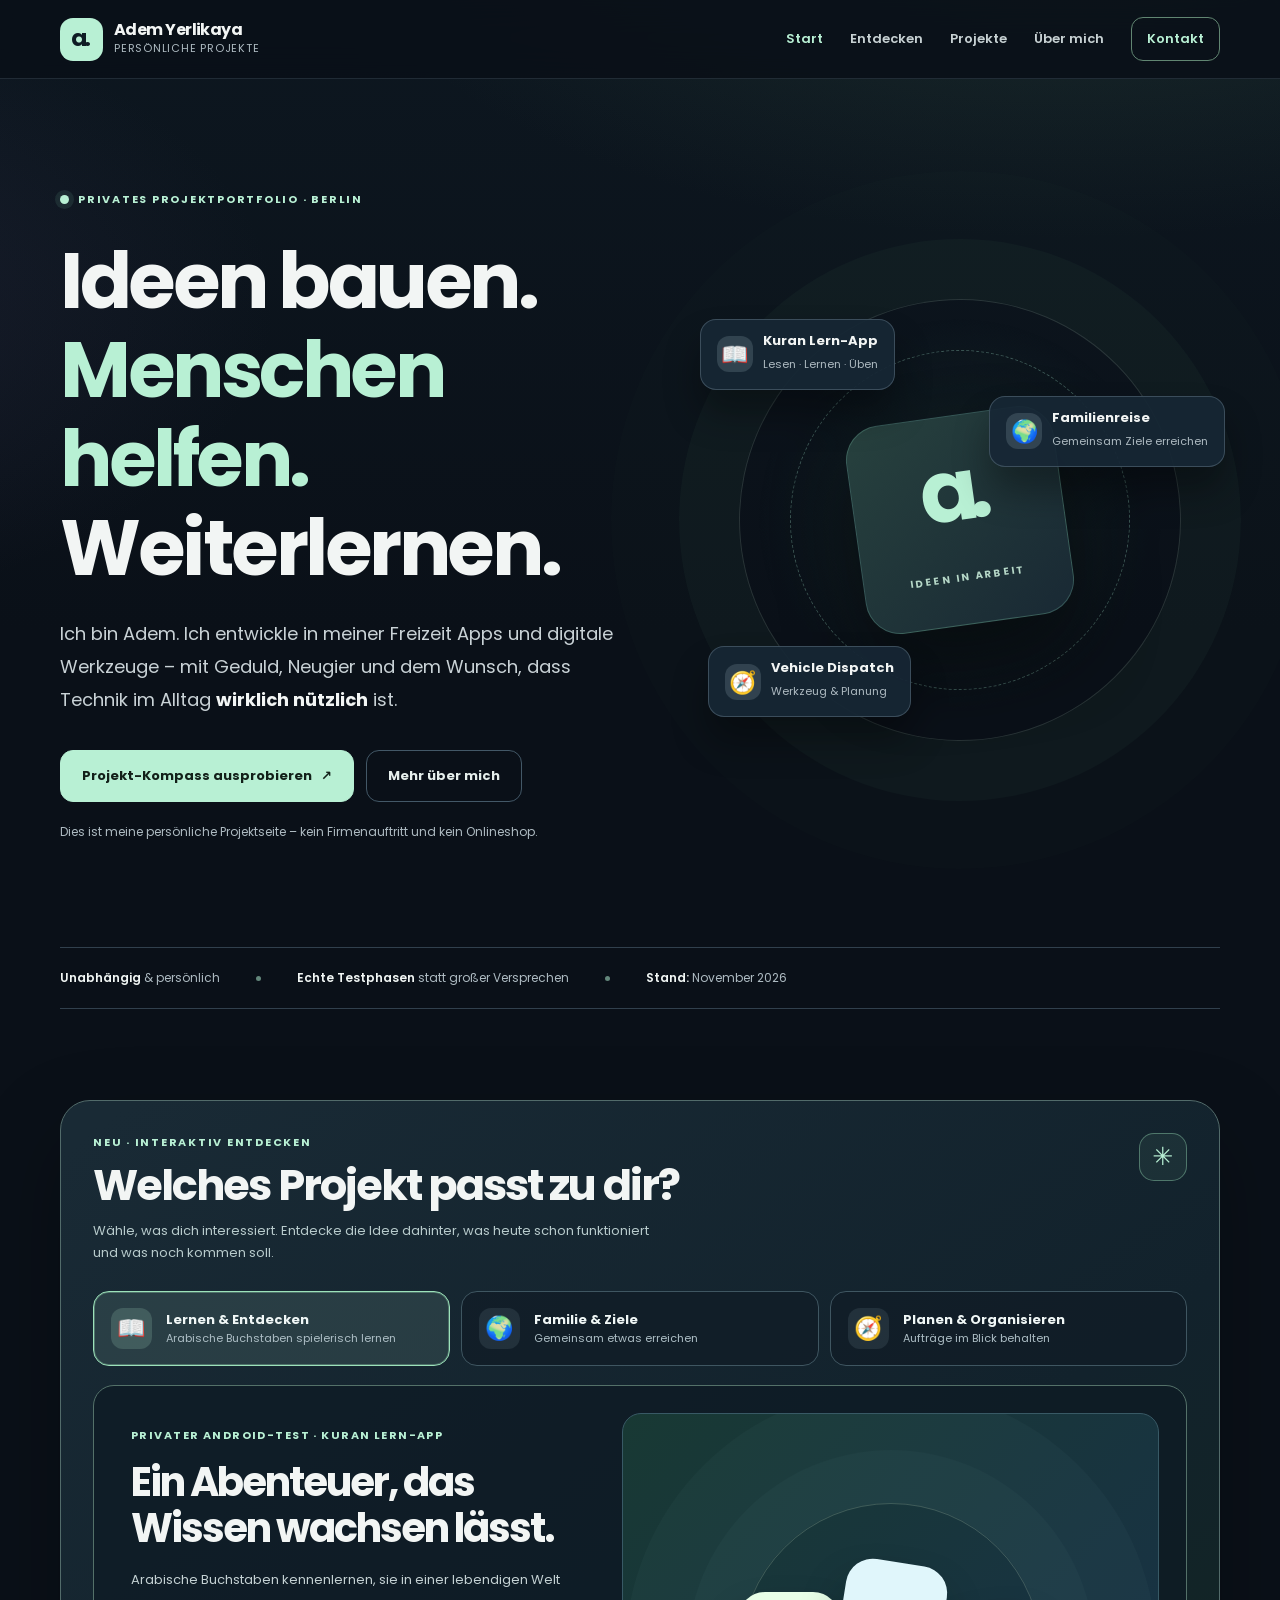
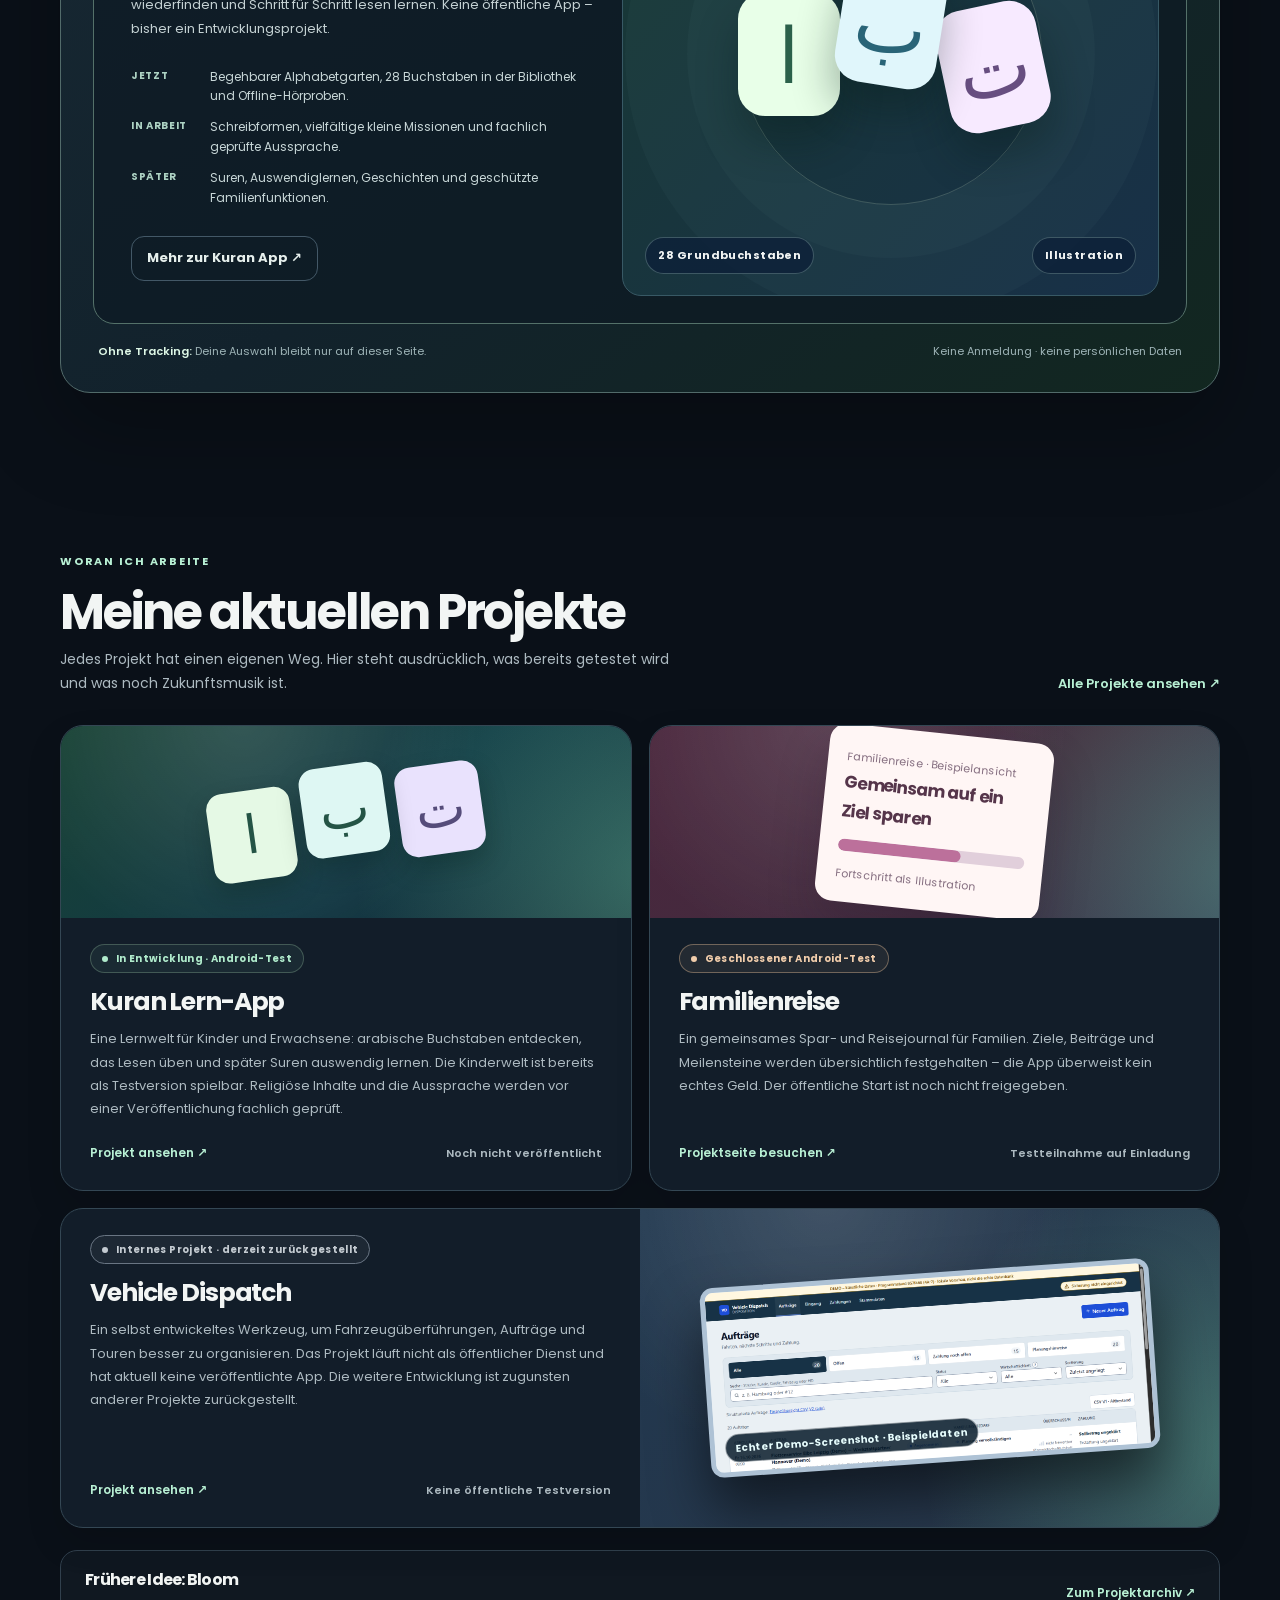
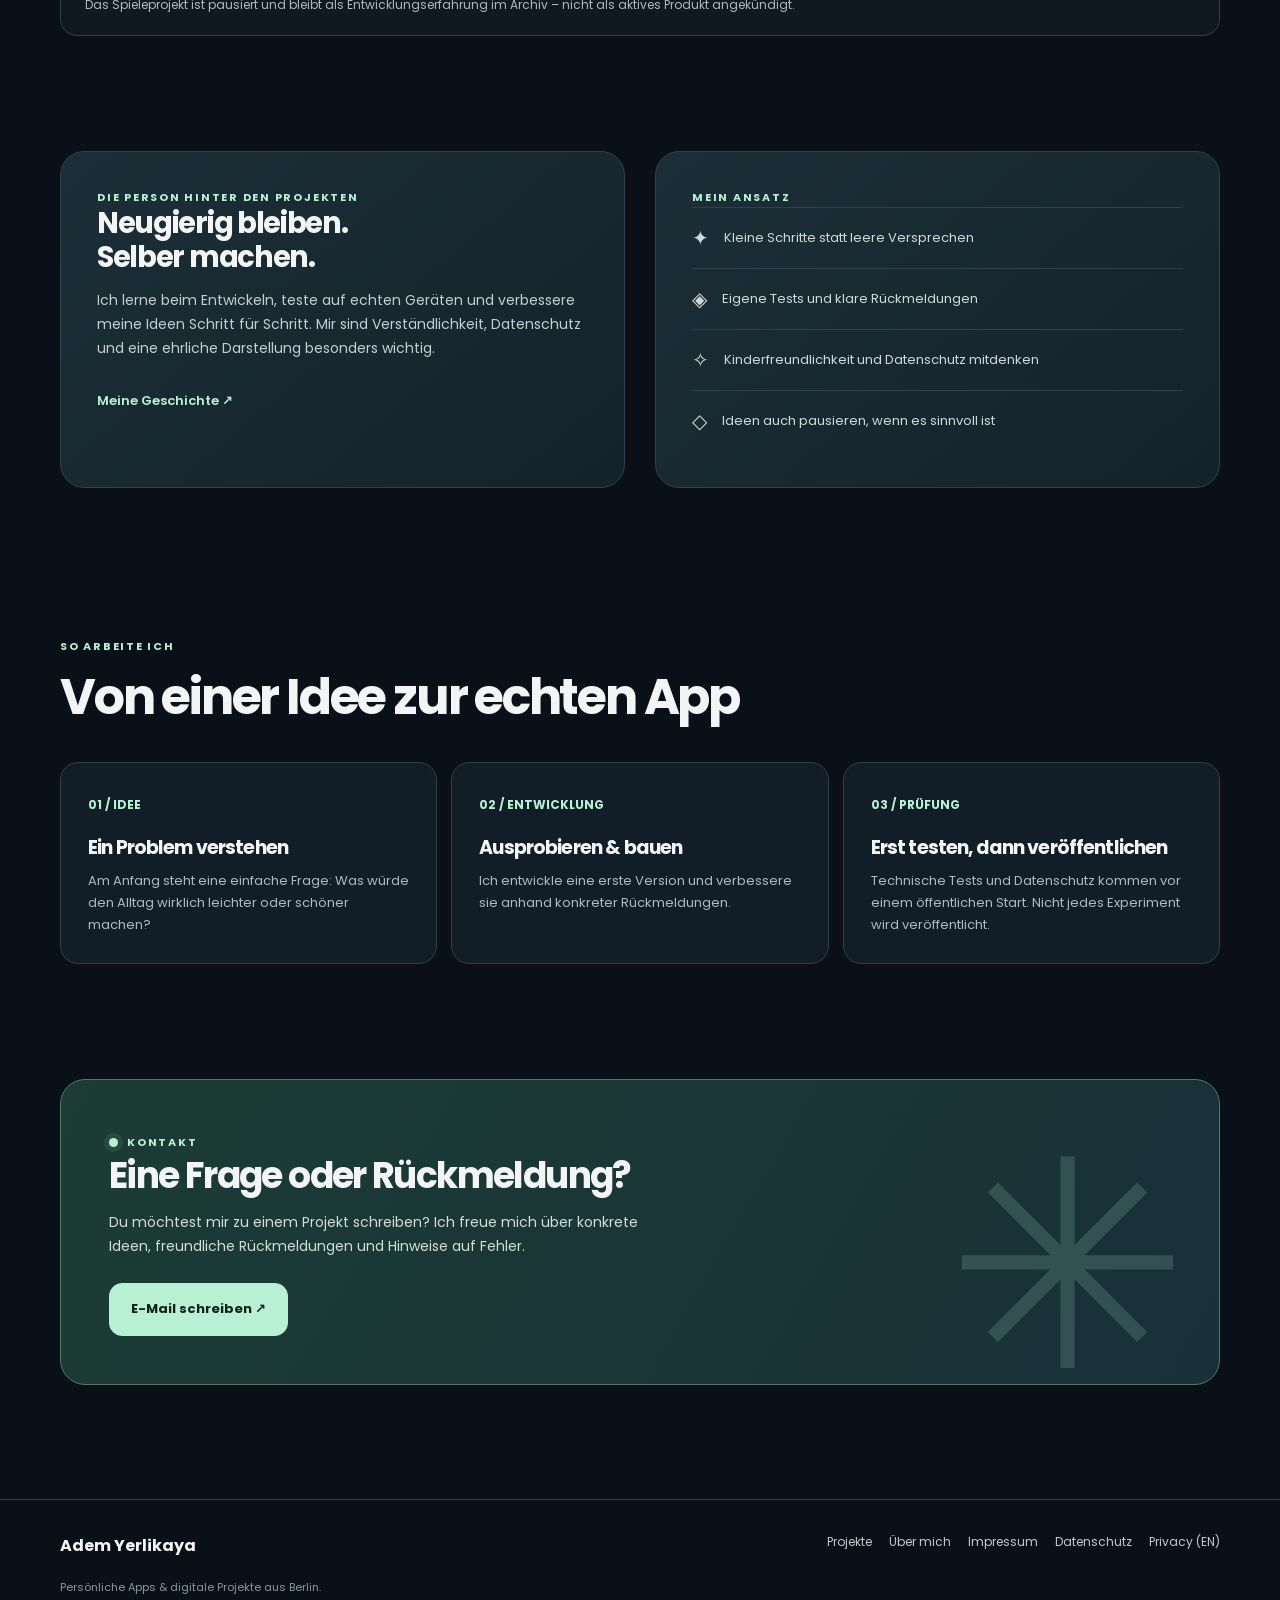
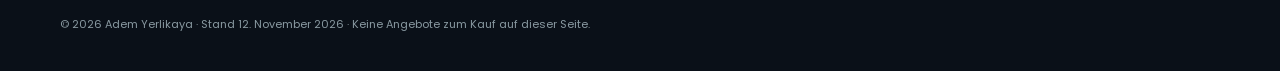
<file: index.html>
<!doctype html>
<html lang="de">
<head>
<meta charset="utf-8"><meta name="viewport" content="width=device-width, initial-scale=1">
<meta name="theme-color" content="#0a1018"><meta name="color-scheme" content="dark">
<title>Adem Yerlikaya – Apps, Ideen & persönliche Projekte</title>
<meta name="description" content="Persönliche Entwicklungsprojekte von Adem Yerlikaya aus Berlin. Einblicke in Familienreise, die Kuran Lern-App und Vehicle Dispatch – ehrlich über den aktuellen Stand.">
<link rel="canonical" href="https://ademstudios.com/">
<link rel="icon" href="/favicon.ico" sizes="any"><link rel="icon" type="image/png" href="/assets/favicon-48.png">
<link rel="stylesheet" href="/assets/site.css">
<link rel="stylesheet" href="/assets/project-compass.css">
<meta property="og:type" content="website"><meta property="og:locale" content="de_DE">
<meta property="og:title" content="Adem Yerlikaya – persönliche App-Projekte">
<meta property="og:description" content="Apps mit Herz, klare Ideen und echte Entwicklungsschritte. Persönliches Projektportfolio aus Berlin.">
<meta property="og:url" content="https://ademstudios.com/"><meta property="og:image" content="https://ademstudios.com/assets/adem-emblem.png">
</head>
<body>
<a class="skip" href="#inhalt">Direkt zum Inhalt</a>
<header class="site-header"><div class="container nav">
 <a class="identity" href="/" aria-label="Adem Yerlikaya – Startseite"><span class="identity-mark" aria-hidden="true">a.</span><span><strong>Adem Yerlikaya</strong><small>Persönliche Projekte</small></span></a>
 <nav class="nav-links" aria-label="Hauptnavigation"><a href="/" aria-current="page">Start</a><a href="#kompass">Entdecken</a><a href="/portfolio/">Projekte</a><a href="/about/">Über mich</a><a class="nav-cta" href="#kontakt">Kontakt</a></nav>
 <details class="mobile-menu"><summary>Menü ☰</summary><nav class="mobile-menu-links" aria-label="Mobile Navigation"><a href="/">Start</a><a href="#kompass">Entdecken</a><a href="/portfolio/">Projekte</a><a href="/about/">Über mich</a><a href="#kontakt">Kontakt</a></nav></details>
</div></header>
<main id="inhalt">
<section class="hero"><div class="container hero-grid">
 <div><span class="eyebrow">Privates Projektportfolio · Berlin</span>
 <h1>Ideen bauen.<br><em>Menschen helfen.</em><br>Weiterlernen.</h1>
 <p class="lead">Ich bin Adem. Ich entwickle in meiner Freizeit Apps und digitale Werkzeuge – mit Geduld, Neugier und dem Wunsch, dass Technik im Alltag <strong>wirklich nützlich</strong> ist.</p>
 <div class="actions"><a class="button button-primary" href="#kompass">Projekt-Kompass ausprobieren <span aria-hidden="true">↗</span></a><a class="button button-quiet" href="/about/">Mehr über mich</a></div>
 <p class="hero-note">Dies ist meine persönliche Projektseite – kein Firmenauftritt und kein Onlineshop.</p>
 </div>
 <div class="orbit" aria-hidden="true"><span class="orbit-ring"></span><div class="orbit-center"><span>a.</span><small>IDEEN IN ARBEIT</small></div>
 <div class="float-chip chip-one"><i>📖</i><span><b>Kuran Lern-App</b><small>Lesen · Lernen · Üben</small></span></div>
 <div class="float-chip chip-two"><i>🌍</i><span><b>Familienreise</b><small>Gemeinsam Ziele erreichen</small></span></div>
 <div class="float-chip chip-three"><i>🧭</i><span><b>Vehicle Dispatch</b><small>Werkzeug & Planung</small></span></div>
 </div>
</div></section>
<div class="container"><div class="stat-strip"><span><strong>Unabhängig</strong> & persönlich</span><i class="dot" aria-hidden="true"></i><span><strong>Echte Testphasen</strong> statt großer Versprechen</span><i class="dot" aria-hidden="true"></i><span><strong>Stand:</strong> November 2026</span></div></div>
<section class="compass-section" id="kompass" aria-labelledby="compass-heading">
<div class="container"><div class="compass-shell">
  <header class="compass-heading">
    <div><div class="section-kicker">NEU · Interaktiv entdecken</div>
      <h2 id="compass-heading">Welches Projekt passt zu dir?</h2>
      <p>Wähle, was dich interessiert. Entdecke die Idee dahinter, was heute schon funktioniert und was noch kommen soll.</p>
    </div>
    <div class="compass-mini-icon" aria-hidden="true">✳</div>
  </header>
  <div class="compass-controls" role="group" aria-label="Interesse auswählen">
    <button class="compass-choice" type="button" data-compass-select="kuran" aria-pressed="true" aria-controls="compass-kuran">
      <span class="choice-ico" aria-hidden="true">📖</span><span><strong>Lernen & Entdecken</strong><small>Arabische Buchstaben spielerisch lernen</small></span>
    </button>
    <button class="compass-choice" type="button" data-compass-select="familie" aria-pressed="false" aria-controls="compass-familie">
      <span class="choice-ico" aria-hidden="true">🌍</span><span><strong>Familie & Ziele</strong><small>Gemeinsam etwas erreichen</small></span>
    </button>
    <button class="compass-choice" type="button" data-compass-select="vehicle" aria-pressed="false" aria-controls="compass-vehicle">
      <span class="choice-ico" aria-hidden="true">🧭</span><span><strong>Planen & Organisieren</strong><small>Aufträge im Blick behalten</small></span>
    </button>
  </div>
  <div class="compass-panels">
    <article class="compass-panel" id="compass-kuran" data-compass-panel="kuran">
      <div class="compass-copy">
        <span class="compass-overline">Privater Android-Test · Kuran Lern-App</span>
        <h3>Ein Abenteuer, das Wissen wachsen lässt.</h3>
        <p>Arabische Buchstaben kennenlernen, sie in einer lebendigen Welt wiederfinden und Schritt für Schritt lesen lernen. Keine öffentliche App – bisher ein Entwicklungsprojekt.</p>
        <div class="compass-progress" aria-label="Projektstand und Ausblick">
          <div class="compass-progress-item"><b>Jetzt</b><span>Begehbarer Alphabetgarten, 28 Buchstaben in der Bibliothek und Offline-Hörproben.</span></div>
          <div class="compass-progress-item"><b>In Arbeit</b><span>Schreibformen, vielfältige kleine Missionen und fachlich geprüfte Aussprache.</span></div>
          <div class="compass-progress-item"><b>Später</b><span>Suren, Auswendiglernen, Geschichten und geschützte Familienfunktionen.</span></div>
        </div>
        <a href="/portfolio/#kuran" class="button button-quiet button-small">Mehr zur Kuran App ↗</a>
      </div>
      <div class="compass-feature compass-kuran">
        <div class="compass-art" aria-hidden="true"><span class="art-letter" lang="ar">ا</span><span class="art-letter" lang="ar">ب</span><span class="art-letter" lang="ar">ت</span>
          <div class="compass-art-label"><span>28 Grundbuchstaben</span><span>Illustration</span></div>
        </div>
      </div>
    </article>
    <article class="compass-panel" id="compass-familie" data-compass-panel="familie" hidden>
      <div class="compass-copy">
        <span class="compass-overline">Geschlossener Play-Store-Test · Familienreise</span>
        <h3>Ein Ziel. Ein Team. Eure Familie.</h3>
        <p>Gemeinsame Ziele festhalten, Sparbeiträge dokumentieren und den Fortschritt sehen. Die App ist ein Überblick – sie überweist und verwahrt kein echtes Geld.</p>
        <div class="compass-progress" aria-label="Projektstand und Ausblick">
          <div class="compass-progress-item"><b>Jetzt</b><span>Eine Android-Testversion für ausgewählte Teilnehmende.</span></div>
          <div class="compass-progress-item"><b>In Arbeit</b><span>Rückmeldungen sammeln und Verständlichkeit sowie Sicherheit weiter verbessern.</span></div>
          <div class="compass-progress-item"><b>Später</b><span>Öffentliche Verfügbarkeit erst nach erfolgreichem Test und eigener Freigabe.</span></div>
        </div>
        <a href="https://familienreise.ademstudios.com/" rel="noopener noreferrer" class="button button-quiet button-small">Familienreise entdecken ↗</a>
      </div>
      <div class="compass-feature compass-family">
        <div class="compass-art"><div class="family-demo" aria-label="Gestaltete Beispielansicht, keine echten Sparbeträge">
          <div class="f-icon" aria-hidden="true">🌍</div><small>Illustration · keine Kontodaten</small><strong>Gemeinsam auf ein Ziel hinarbeiten.</strong>
          <div class="family-track" aria-hidden="true"><i></i></div><small>Beispielhafter Fortschrittsbalken</small>
        </div><div class="compass-art-label"><span>Familie im Mittelpunkt</span><span>Beispielbild</span></div></div>
      </div>
    </article>
    <article class="compass-panel" id="compass-vehicle" data-compass-panel="vehicle" hidden>
      <div class="compass-copy">
        <span class="compass-overline">Internes Projekt · Vehicle Dispatch</span>
        <h3>Weniger Zettel. Mehr Überblick.</h3>
        <p>Aufträge, Anfragen und Arbeitsschritte in einer eigenen Verwaltungsoberfläche bündeln. Die Vorschau zeigt eine lokal gestartete Demo mit künstlichen Daten – keine echten Kundenaufträge.</p>
        <div class="compass-progress" aria-label="Projektstand und Ausblick">
          <div class="compass-progress-item"><b>Jetzt</b><span>Testbare Demo mit Auftragsliste, Anfragen und Zahlungsübersicht.</span></div>
          <div class="compass-progress-item"><b>In Arbeit</b><span>Fehler der Originalumgebung werden separat geprüft; die Demo dient der Darstellung.</span></div>
          <div class="compass-progress-item"><b>Später</b><span>Weitere Entwicklung nach Priorität; aktuell kein öffentliches Angebot.</span></div>
        </div>
        <a href="/portfolio/#vehicle" class="button button-quiet button-small">Projekt ansehen ↗</a>
      </div>
      <div class="compass-feature compass-dispatch">
        <div class="demo-browser">
          <div class="demo-topbar"><div class="dots" aria-hidden="true"><i></i><i></i><i></i></div><span>Vehicle Dispatch · DEMO</span><span>Nur Beispieldaten</span></div>
          <figure><img id="compass-demo-screen" src="/assets/vehicle-demo/vehicle-orders-desktop.png" width="1440" height="900" loading="lazy" alt="Demo-Screenshot: Vehicle Dispatch, Übersicht über künstliche Fahrzeugaufträge"><figcaption>Lokale Demo mit künstlichen Auftragsdaten</figcaption></figure>
          <div class="shot-switch" role="group" aria-label="Demoansicht wählen">
            <button type="button" data-vehicle-shot="orders" aria-pressed="true">Aufträge</button>
            <button type="button" data-vehicle-shot="request" aria-pressed="false">Anfragen</button>
          </div>
        </div>
      </div>
    </article>
  </div>
  <p class="sr-only" data-compass-announcement aria-live="polite" aria-atomic="true"></p>
  <footer class="compass-foot"><span><strong>Ohne Tracking:</strong> Deine Auswahl bleibt nur auf dieser Seite.</span><span>Keine Anmeldung · keine persönlichen Daten</span></footer>
  <noscript><p><a href="/portfolio/">Alle Projekte auch ohne JavaScript ansehen.</a></p></noscript>
</div></div></section>
<section class="section" id="projekte"><div class="container">
 <div class="section-head"><div><div class="section-kicker">Woran ich arbeite</div><h2>Meine aktuellen Projekte</h2><p>Jedes Projekt hat einen eigenen Weg. Hier steht ausdrücklich, was bereits getestet wird und was noch Zukunftsmusik ist.</p></div><a href="/portfolio/" class="section-link">Alle Projekte ansehen ↗</a></div>
 <div class="project-grid">
 <article class="project-card"><div class="project-visual visual-quran"><div class="demo-tile" aria-label="Drei arabische Buchstaben als Illustration"><span lang="ar" dir="rtl">ا</span><span lang="ar" dir="rtl">ب</span><span lang="ar" dir="rtl">ت</span></div></div>
  <div class="project-copy"><span class="status">In Entwicklung · Android-Test</span><h3>Kuran Lern-App</h3>
  <p>Eine Lernwelt für Kinder und Erwachsene: arabische Buchstaben entdecken, das Lesen üben und später Suren auswendig lernen. Die Kinderwelt ist bereits als Testversion spielbar. Religiöse Inhalte und die Aussprache werden vor einer Veröffentlichung fachlich geprüft.</p>
  <div class="project-bottom"><a href="/portfolio/#kuran">Projekt ansehen ↗</a><span>Noch nicht veröffentlicht</span></div></div></article>
 <article class="project-card"><div class="project-visual visual-family"><div class="demo-saver" aria-label="Illustration einer gemeinsamen Familienreise ohne echte Sparbeträge"><small>Familienreise · Beispielansicht</small><strong>Gemeinsam auf ein Ziel sparen</strong><div class="demo-meter" aria-hidden="true"><span></span></div><small>Fortschritt als Illustration</small></div></div>
  <div class="project-copy"><span class="status status-warm">Geschlossener Android-Test</span><h3>Familienreise</h3>
  <p>Ein gemeinsames Spar- und Reisejournal für Familien. Ziele, Beiträge und Meilensteine werden übersichtlich festgehalten – die App überweist kein echtes Geld. Der öffentliche Start ist noch nicht freigegeben.</p>
  <div class="project-bottom"><a href="https://familienreise.ademstudios.com/" rel="noopener noreferrer">Projektseite besuchen ↗</a><span>Testteilnahme auf Einladung</span></div></div></article>
 <article class="project-card full"><div class="project-visual visual-dispatch"><div class="vehicle-thumb"><img src="/assets/vehicle-demo/vehicle-orders-desktop.png" width="1440" height="900" loading="lazy" alt="Vehicle-Dispatch-Demo mit künstlichen Auftragsdaten"><span class="vehicle-thumb-label">Echter Demo-Screenshot · Beispieldaten</span></div></div>
  <div class="project-copy"><span class="status status-muted">Internes Projekt · derzeit zurückgestellt</span><h3>Vehicle Dispatch</h3>
  <p>Ein selbst entwickeltes Werkzeug, um Fahrzeugüberführungen, Aufträge und Touren besser zu organisieren. Das Projekt läuft nicht als öffentlicher Dienst und hat aktuell keine veröffentlichte App. Die weitere Entwicklung ist zugunsten anderer Projekte zurückgestellt.</p>
  <div class="project-bottom"><a href="/portfolio/#vehicle">Projekt ansehen ↗</a><span>Keine öffentliche Testversion</span></div></div></article>
 </div>
 <div style="height:22px"></div>
 <div class="archive-panel"><div><h3>Frühere Idee: Bloom</h3><p>Das Spieleprojekt ist pausiert und bleibt als Entwicklungserfahrung im Archiv – nicht als aktives Produkt angekündigt.</p></div><a href="/bloom/">Zum Projektarchiv ↗</a></div>
</div></section>
<section class="section-small"><div class="container about-grid">
 <div class="about-card"><div class="section-kicker">Die Person hinter den Projekten</div><h2>Neugierig bleiben.<br>Selber machen.</h2><p>Ich lerne beim Entwickeln, teste auf echten Geräten und verbessere meine Ideen Schritt für Schritt. Mir sind Verständlichkeit, Datenschutz und eine ehrliche Darstellung besonders wichtig.</p><a href="/about/" class="section-link">Meine Geschichte ↗</a></div>
 <div class="about-card"><div class="section-kicker">Mein Ansatz</div><div class="about-detail"><span>✦</span> Kleine Schritte statt leere Versprechen</div><div class="about-detail"><span>◈</span> Eigene Tests und klare Rückmeldungen</div><div class="about-detail"><span>✧</span> Kinderfreundlichkeit und Datenschutz mitdenken</div><div class="about-detail"><span>◇</span> Ideen auch pausieren, wenn es sinnvoll ist</div></div>
</div></section>
<section class="section"><div class="container"><div class="section-head"><div><div class="section-kicker">So arbeite ich</div><h2>Von einer Idee zur echten App</h2></div></div>
<div class="steps"><div class="step"><span class="step-number">01 / IDEE</span><h3>Ein Problem verstehen</h3><p>Am Anfang steht eine einfache Frage: Was würde den Alltag wirklich leichter oder schöner machen?</p></div><div class="step"><span class="step-number">02 / ENTWICKLUNG</span><h3>Ausprobieren & bauen</h3><p>Ich entwickle eine erste Version und verbessere sie anhand konkreter Rückmeldungen.</p></div><div class="step"><span class="step-number">03 / PRÜFUNG</span><h3>Erst testen, dann veröffentlichen</h3><p>Technische Tests und Datenschutz kommen vor einem öffentlichen Start. Nicht jedes Experiment wird veröffentlicht.</p></div></div>
</div></section>
<section class="section-small" id="kontakt"><div class="container"><div class="cta-panel"><span class="eyebrow">Kontakt</span><h2>Eine Frage oder Rückmeldung?</h2><p>Du möchtest mir zu einem Projekt schreiben? Ich freue mich über konkrete Ideen, freundliche Rückmeldungen und Hinweise auf Fehler.</p><div class="actions"><a class="button button-primary" href="mailto:adem.studios@web.de?subject=Nachricht%20%C3%BCber%20ademstudios.com">E-Mail schreiben ↗</a></div></div></div></section>
</main>
<footer class="site-footer"><div class="container"><div class="foot-main"><div><div class="foot-title">Adem Yerlikaya</div><div class="fineprint">Persönliche Apps & digitale Projekte aus Berlin.</div></div><nav class="foot-links" aria-label="Fußnavigation"><a href="/portfolio/">Projekte</a><a href="/about/">Über mich</a><a href="/impressum.html">Impressum</a><a href="/datenschutz.html">Datenschutz</a><a href="/privacy.html" lang="en">Privacy (EN)</a></nav></div><div class="fineprint">© 2026 Adem Yerlikaya · Stand 12. November 2026 · Keine Angebote zum Kauf auf dieser Seite.</div></div></footer>
<script src="/assets/project-compass.js" defer></script>
</body></html>
</file>
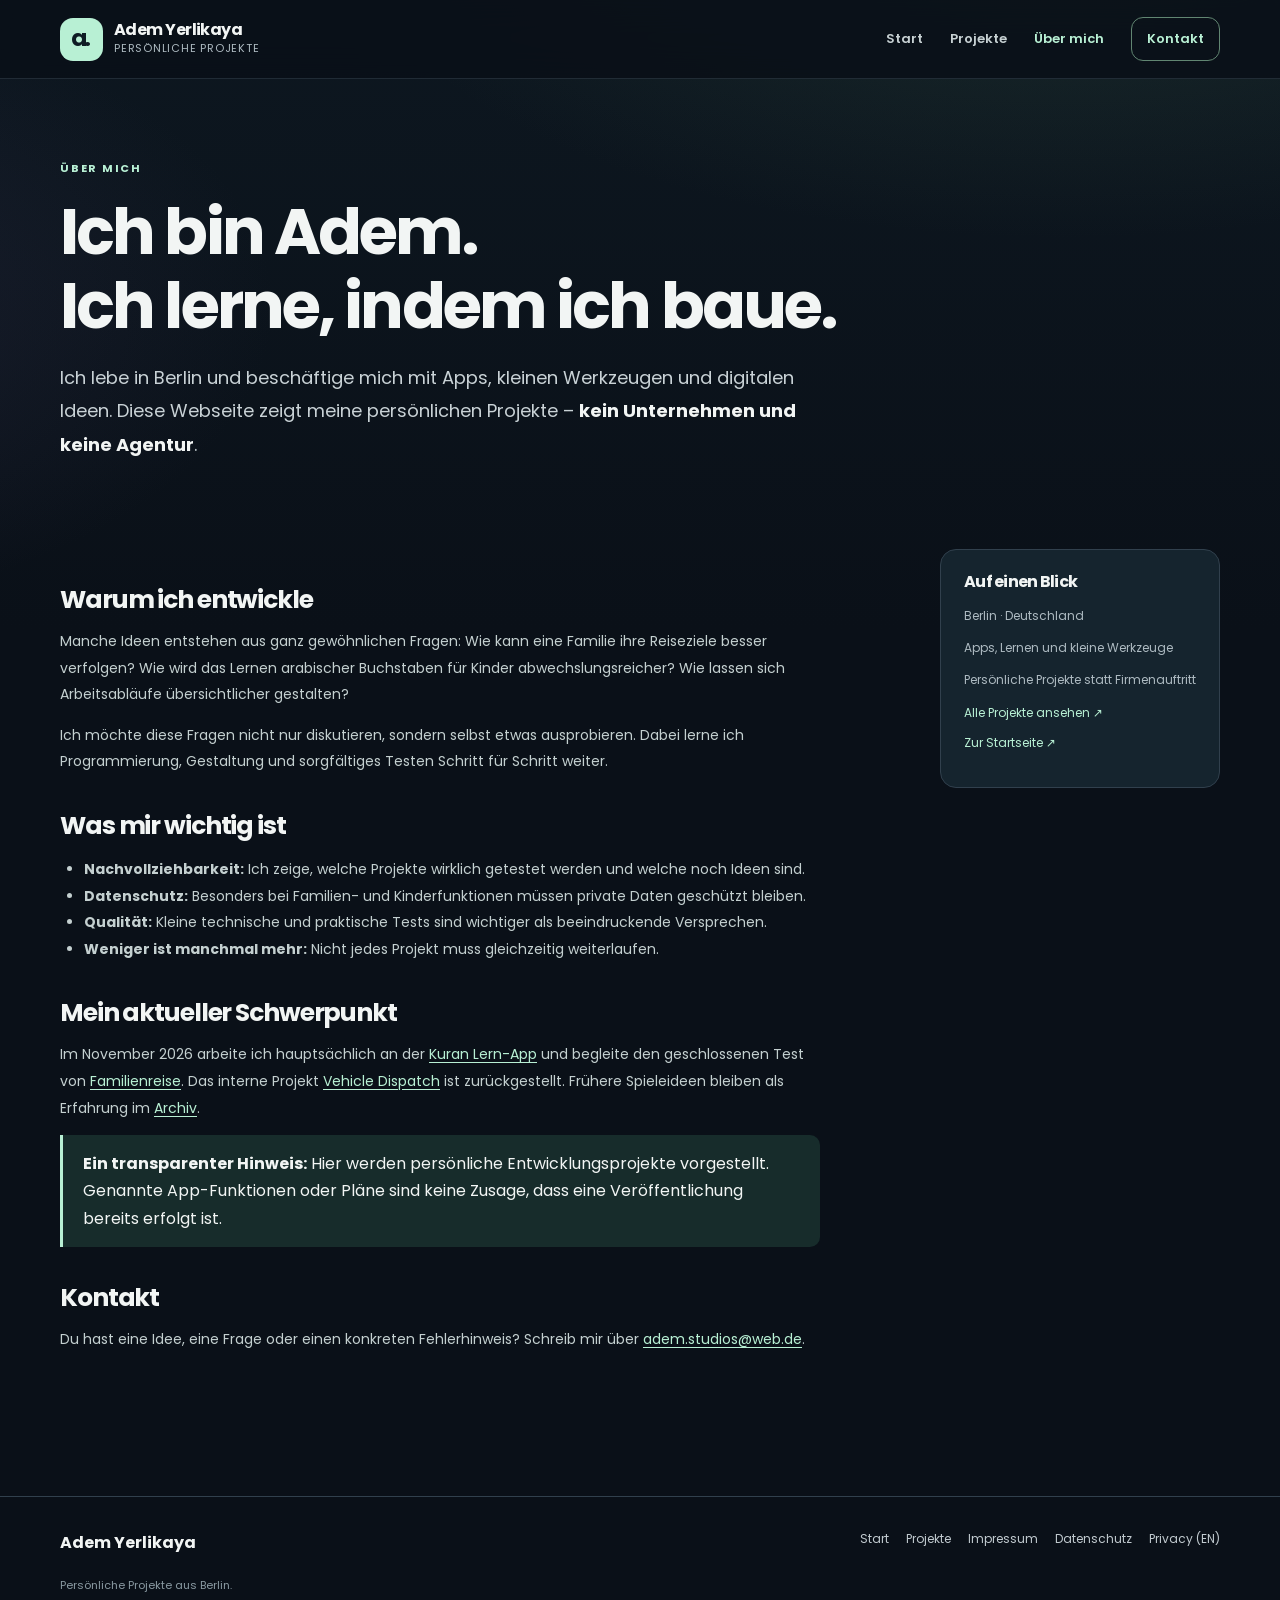
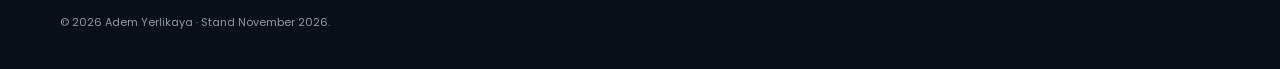
<file: about/index.html>
<!doctype html><html lang="de"><head><meta charset="utf-8"><meta name="viewport" content="width=device-width, initial-scale=1"><meta name="theme-color" content="#0a1018"><title>Über mich – Adem Yerlikaya</title><meta name="description" content="Wer hinter den persönlichen App-Projekten auf ademstudios.com steht – und wie ich arbeite."><link rel="canonical" href="https://ademstudios.com/about/"><link rel="icon" href="/favicon.ico"><link rel="stylesheet" href="/assets/site.css"></head><body><a class="skip" href="#inhalt">Direkt zum Inhalt</a><header class="site-header"><div class="container nav"><a class="identity" href="/"><span class="identity-mark" aria-hidden="true">a.</span><span><strong>Adem Yerlikaya</strong><small>Persönliche Projekte</small></span></a><nav class="nav-links" aria-label="Hauptnavigation"><a href="/">Start</a><a href="/portfolio/">Projekte</a><a href="/about/" aria-current="page">Über mich</a><a class="nav-cta" href="/#kontakt">Kontakt</a></nav><details class="mobile-menu"><summary>Menü ☰</summary><nav class="mobile-menu-links" aria-label="Mobile Navigation"><a href="/">Start</a><a href="/portfolio/">Projekte</a><a href="/about/">Über mich</a><a href="/#kontakt">Kontakt</a></nav></details></div></header><main id="inhalt">
<section class="page-intro"><div class="container"><div class="section-kicker">Über mich</div><h1>Ich bin Adem.<br>Ich lerne, indem ich baue.</h1><p class="lead">Ich lebe in Berlin und beschäftige mich mit Apps, kleinen Werkzeugen und digitalen Ideen. Diese Webseite zeigt meine persönlichen Projekte – <strong>kein Unternehmen und keine Agentur</strong>.</p></div></section>
<section><div class="container content-layout"><article class="richtext">
<h2>Warum ich entwickle</h2><p>Manche Ideen entstehen aus ganz gewöhnlichen Fragen: Wie kann eine Familie ihre Reiseziele besser verfolgen? Wie wird das Lernen arabischer Buchstaben für Kinder abwechslungsreicher? Wie lassen sich Arbeitsabläufe übersichtlicher gestalten?</p>
<p>Ich möchte diese Fragen nicht nur diskutieren, sondern selbst etwas ausprobieren. Dabei lerne ich Programmierung, Gestaltung und sorgfältiges Testen Schritt für Schritt weiter.</p>
<h2>Was mir wichtig ist</h2><ul><li><strong>Nachvollziehbarkeit:</strong> Ich zeige, welche Projekte wirklich getestet werden und welche noch Ideen sind.</li><li><strong>Datenschutz:</strong> Besonders bei Familien- und Kinderfunktionen müssen private Daten geschützt bleiben.</li><li><strong>Qualität:</strong> Kleine technische und praktische Tests sind wichtiger als beeindruckende Versprechen.</li><li><strong>Weniger ist manchmal mehr:</strong> Nicht jedes Projekt muss gleichzeitig weiterlaufen.</li></ul>
<h2>Mein aktueller Schwerpunkt</h2><p>Im November 2026 arbeite ich hauptsächlich an der <a href="/portfolio/#kuran">Kuran Lern-App</a> und begleite den geschlossenen Test von <a href="/portfolio/#familienreise">Familienreise</a>. Das interne Projekt <a href="/portfolio/#vehicle">Vehicle Dispatch</a> ist zurückgestellt. Frühere Spieleideen bleiben als Erfahrung im <a href="/bloom/">Archiv</a>.</p>
<div class="note"><strong>Ein transparenter Hinweis:</strong> Hier werden persönliche Entwicklungsprojekte vorgestellt. Genannte App-Funktionen oder Pläne sind keine Zusage, dass eine Veröffentlichung bereits erfolgt ist.</div>
<h2>Kontakt</h2><p>Du hast eine Idee, eine Frage oder einen konkreten Fehlerhinweis? Schreib mir über <a href="mailto:adem.studios@web.de">adem.studios@web.de</a>.</p>
</article><aside class="sidebox"><h3>Auf einen Blick</h3><p>Berlin · Deutschland</p><p>Apps, Lernen und kleine Werkzeuge</p><p>Persönliche Projekte statt Firmenauftritt</p><a href="/portfolio/">Alle Projekte ansehen ↗</a><a href="/">Zur Startseite ↗</a></aside></div></section></main><footer class="site-footer"><div class="container"><div class="foot-main"><div><div class="foot-title">Adem Yerlikaya</div><div class="fineprint">Persönliche Projekte aus Berlin.</div></div><nav class="foot-links" aria-label="Fußnavigation"><a href="/">Start</a><a href="/portfolio/">Projekte</a><a href="/impressum.html">Impressum</a><a href="/datenschutz.html">Datenschutz</a><a href="/privacy.html" lang="en">Privacy (EN)</a></nav></div><div class="fineprint">© 2026 Adem Yerlikaya · Stand November 2026.</div></div></footer></body></html>
</file>
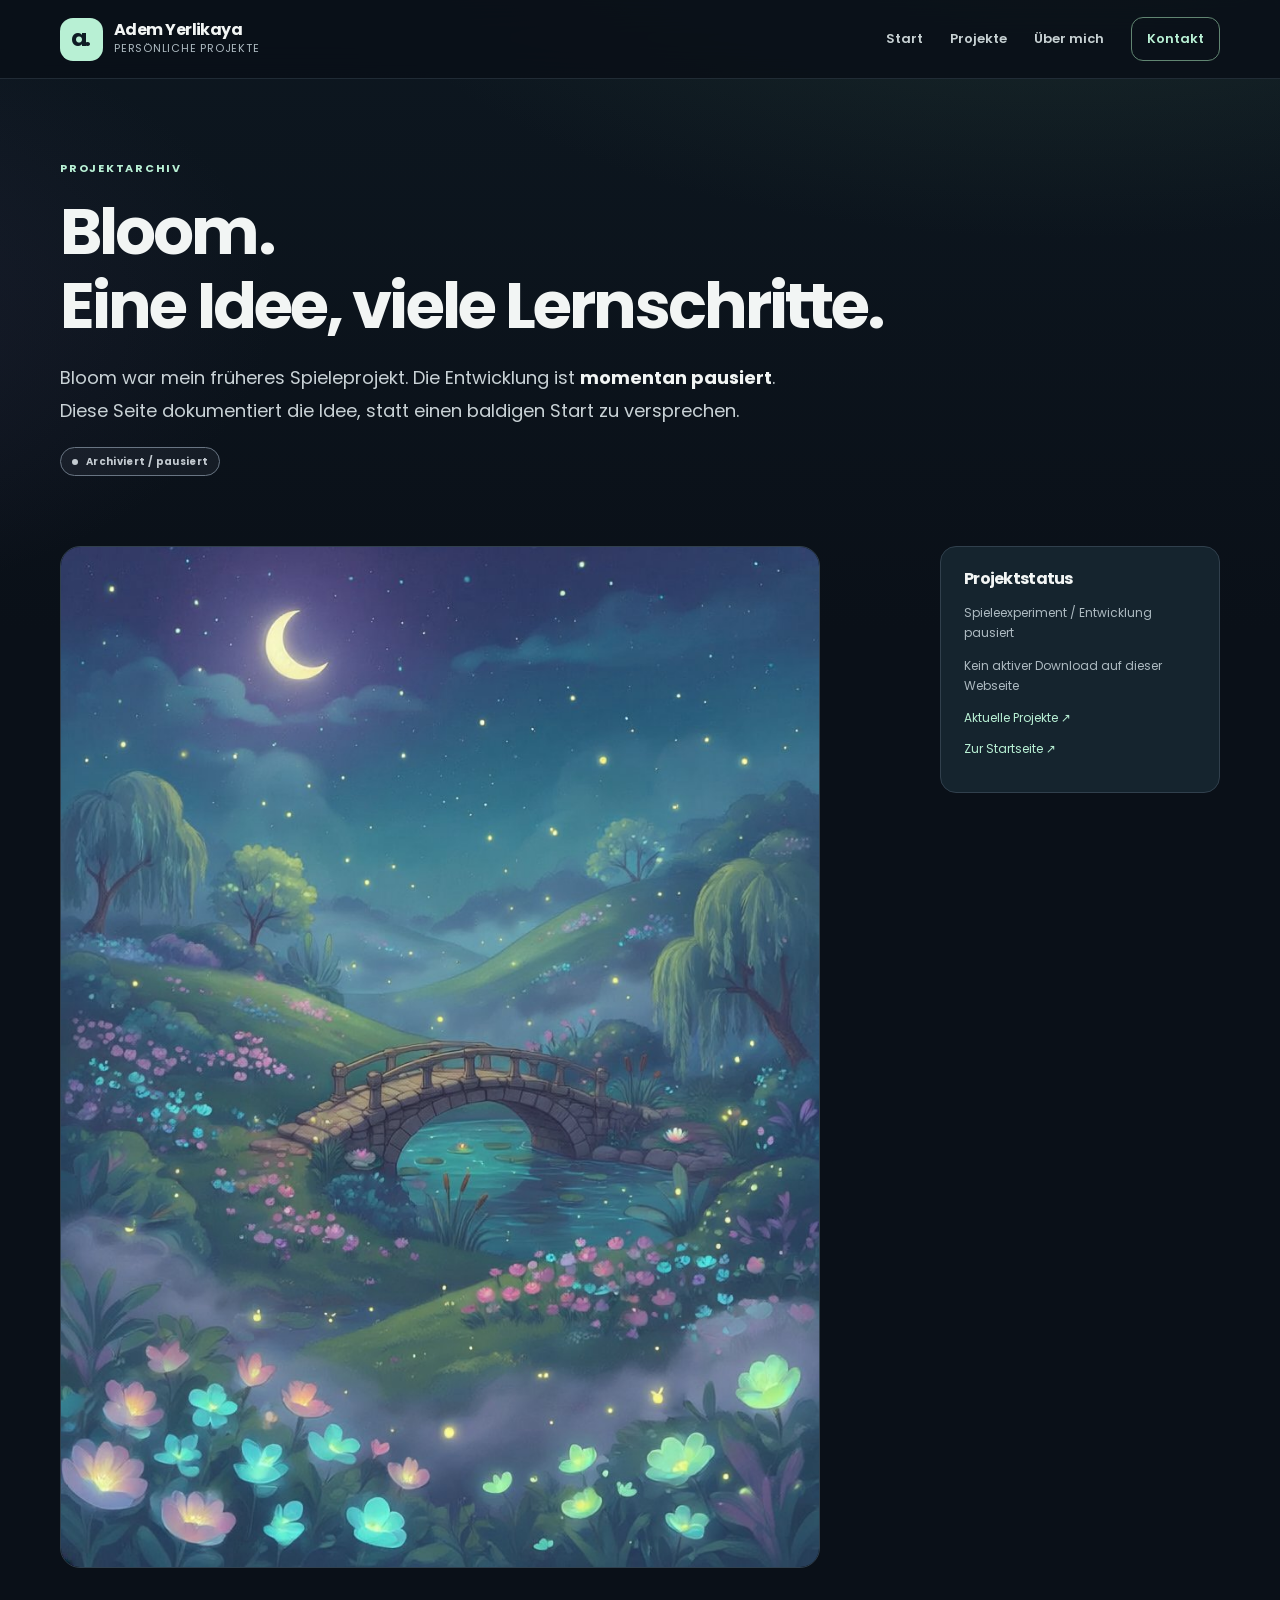
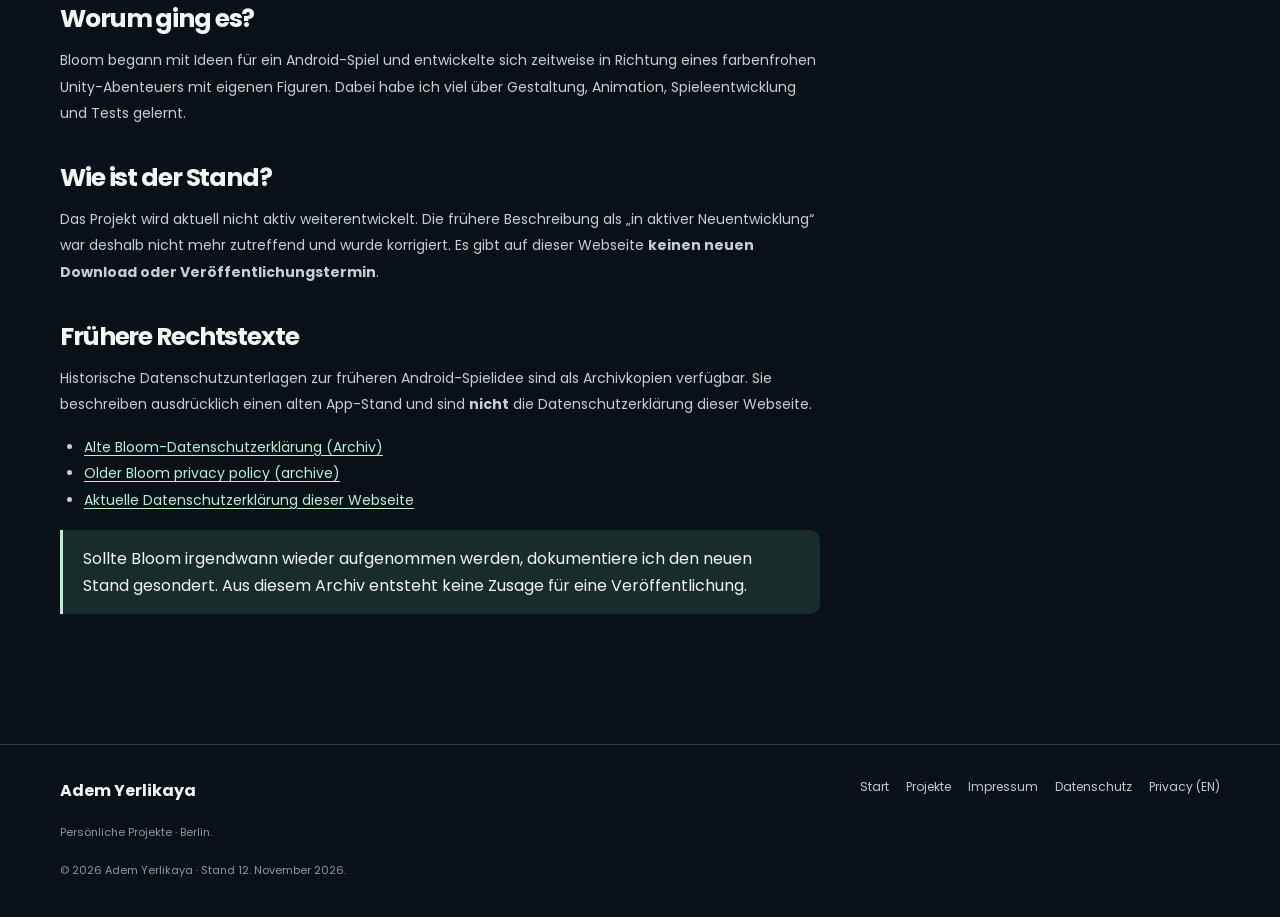
<file: bloom/index.html>
<!doctype html><html lang="de"><head><meta charset="utf-8"><meta name="viewport" content="width=device-width, initial-scale=1"><meta name="theme-color" content="#0a1018"><title>Bloom – Projektarchiv | Adem Yerlikaya</title><meta name="description" content="Archiv des pausierten Spieleprojekts Bloom – ein persönlicher Rückblick, keine aktive Entwicklung oder Produktankündigung."><link rel="canonical" href="https://ademstudios.com/bloom/"><link rel="icon" href="/favicon.ico"><link rel="stylesheet" href="/assets/site.css"></head><body><a class="skip" href="#inhalt">Direkt zum Inhalt</a><header class="site-header"><div class="container nav"><a class="identity" href="/"><span class="identity-mark" aria-hidden="true">a.</span><span><strong>Adem Yerlikaya</strong><small>Persönliche Projekte</small></span></a><nav class="nav-links"><a href="/">Start</a><a href="/portfolio/">Projekte</a><a href="/about/">Über mich</a><a class="nav-cta" href="/#kontakt">Kontakt</a></nav><details class="mobile-menu"><summary>Menü ☰</summary><nav class="mobile-menu-links"><a href="/">Start</a><a href="/portfolio/">Projekte</a><a href="/about/">Über mich</a><a href="/#kontakt">Kontakt</a></nav></details></div></header><main id="inhalt">
<section class="page-intro"><div class="container"><div class="section-kicker">Projektarchiv</div><h1>Bloom.<br>Eine Idee, viele Lernschritte.</h1><p class="lead">Bloom war mein früheres Spieleprojekt. Die Entwicklung ist <strong>momentan pausiert</strong>. Diese Seite dokumentiert die Idee, statt einen baldigen Start zu versprechen.</p><span class="status status-muted">Archiviert / pausiert</span></div></section>
<section><div class="container content-layout"><article class="richtext">
<img src="/assets/bloom-visual.jpg" alt="Historische Konzeptgrafik aus dem Bloom-Spieleprojekt" width="900" loading="lazy" style="display:block;border-radius:20px;border:1px solid #31404d;max-width:100%;margin-bottom:20px">
<h2>Worum ging es?</h2><p>Bloom begann mit Ideen für ein Android-Spiel und entwickelte sich zeitweise in Richtung eines farbenfrohen Unity-Abenteuers mit eigenen Figuren. Dabei habe ich viel über Gestaltung, Animation, Spieleentwicklung und Tests gelernt.</p>
<h2>Wie ist der Stand?</h2><p>Das Projekt wird aktuell nicht aktiv weiterentwickelt. Die frühere Beschreibung als „in aktiver Neuentwicklung“ war deshalb nicht mehr zutreffend und wurde korrigiert. Es gibt auf dieser Webseite <strong>keinen neuen Download oder Veröffentlichungstermin</strong>.</p>
<h2>Frühere Rechtstexte</h2><p>Historische Datenschutzunterlagen zur früheren Android-Spielidee sind als Archivkopien verfügbar. Sie beschreiben ausdrücklich einen alten App-Stand und sind <strong>nicht</strong> die Datenschutzerklärung dieser Webseite.</p>
<ul><li><a href="/archiv/bloom-datenschutz-stand-2026.html">Alte Bloom-Datenschutzerklärung (Archiv)</a></li><li><a href="/archiv/bloom-privacy-stand-2026.html" lang="en">Older Bloom privacy policy (archive)</a></li><li><a href="/datenschutz.html">Aktuelle Datenschutzerklärung dieser Webseite</a></li></ul>
<div class="note">Sollte Bloom irgendwann wieder aufgenommen werden, dokumentiere ich den neuen Stand gesondert. Aus diesem Archiv entsteht keine Zusage für eine Veröffentlichung.</div>
</article><aside class="sidebox"><h3>Projektstatus</h3><p>Spieleexperiment / Entwicklung pausiert</p><p>Kein aktiver Download auf dieser Webseite</p><a href="/portfolio/">Aktuelle Projekte ↗</a><a href="/">Zur Startseite ↗</a></aside></div></section></main><footer class="site-footer"><div class="container"><div class="foot-main"><div><div class="foot-title">Adem Yerlikaya</div><div class="fineprint">Persönliche Projekte · Berlin.</div></div><nav class="foot-links"><a href="/">Start</a><a href="/portfolio/">Projekte</a><a href="/impressum.html">Impressum</a><a href="/datenschutz.html">Datenschutz</a><a href="/privacy.html" lang="en">Privacy (EN)</a></nav></div><div class="fineprint">© 2026 Adem Yerlikaya · Stand 12. November 2026.</div></div></footer></body></html>
</file>
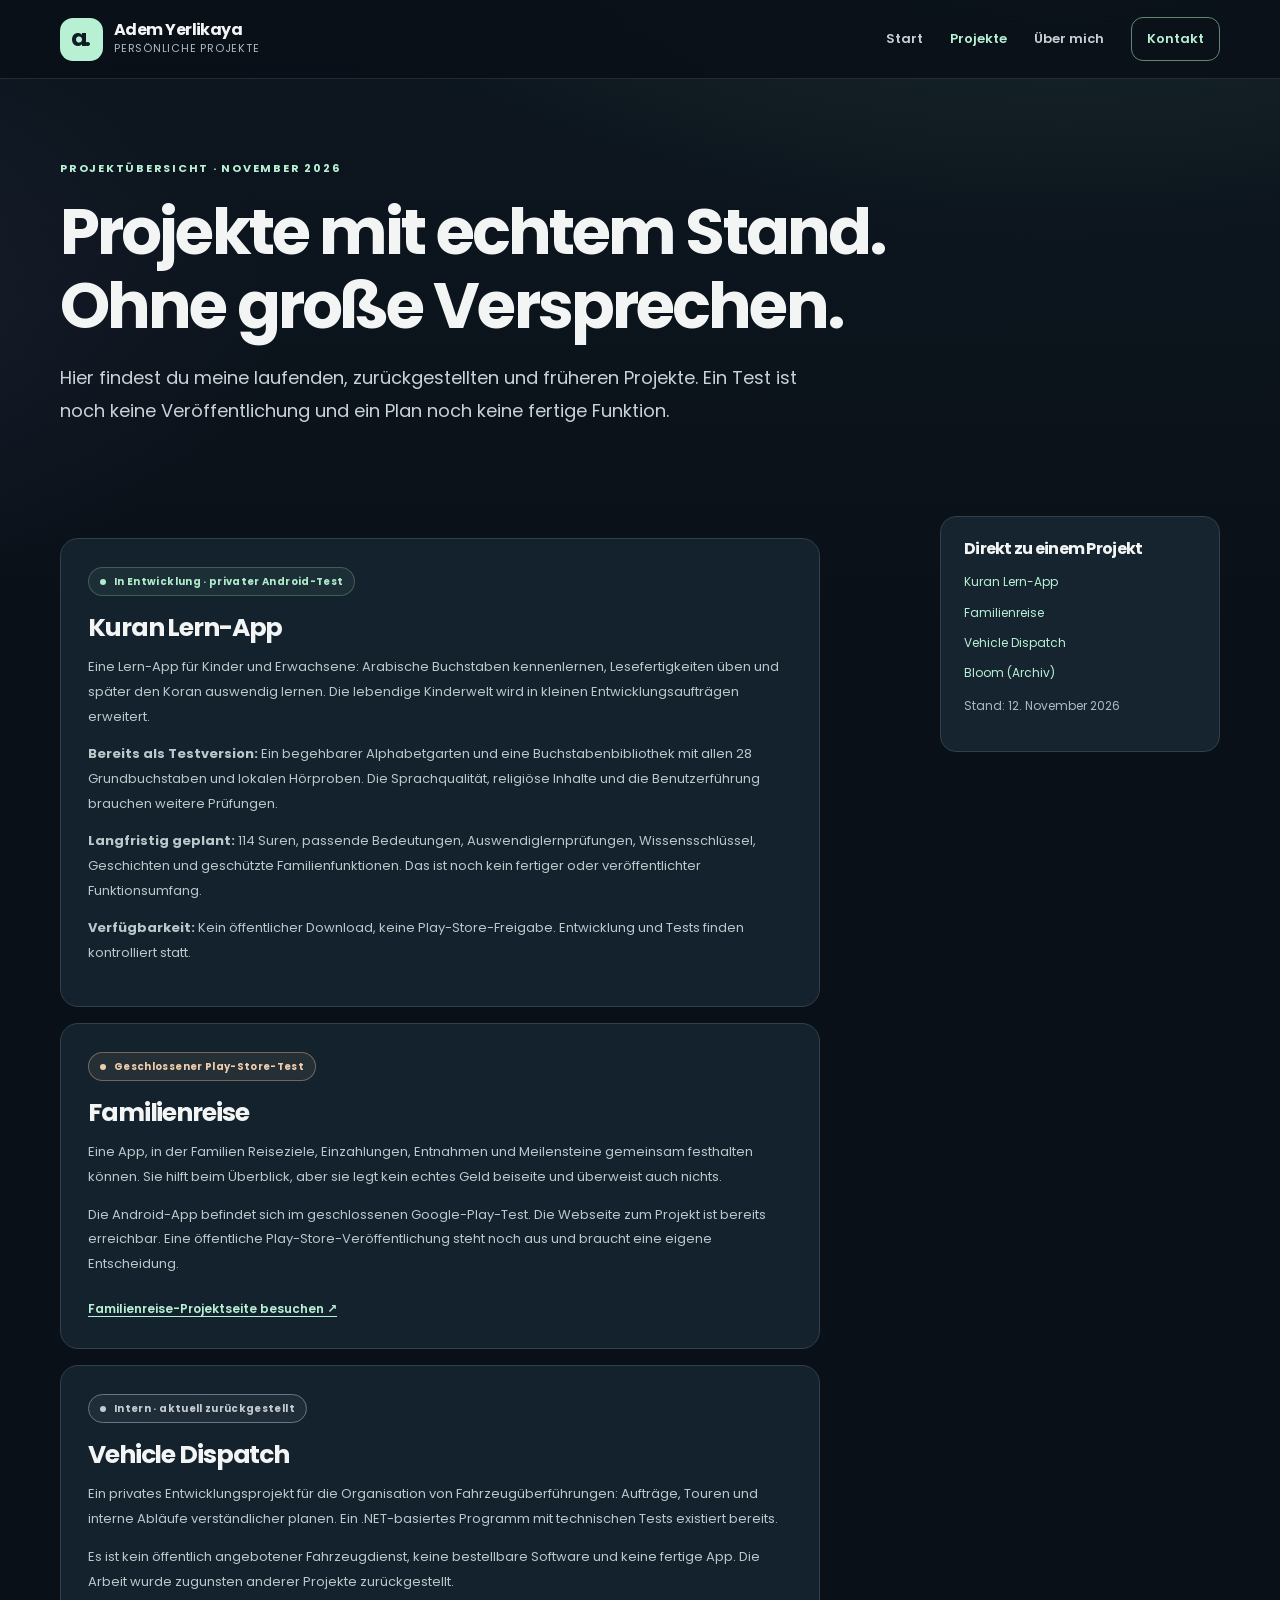
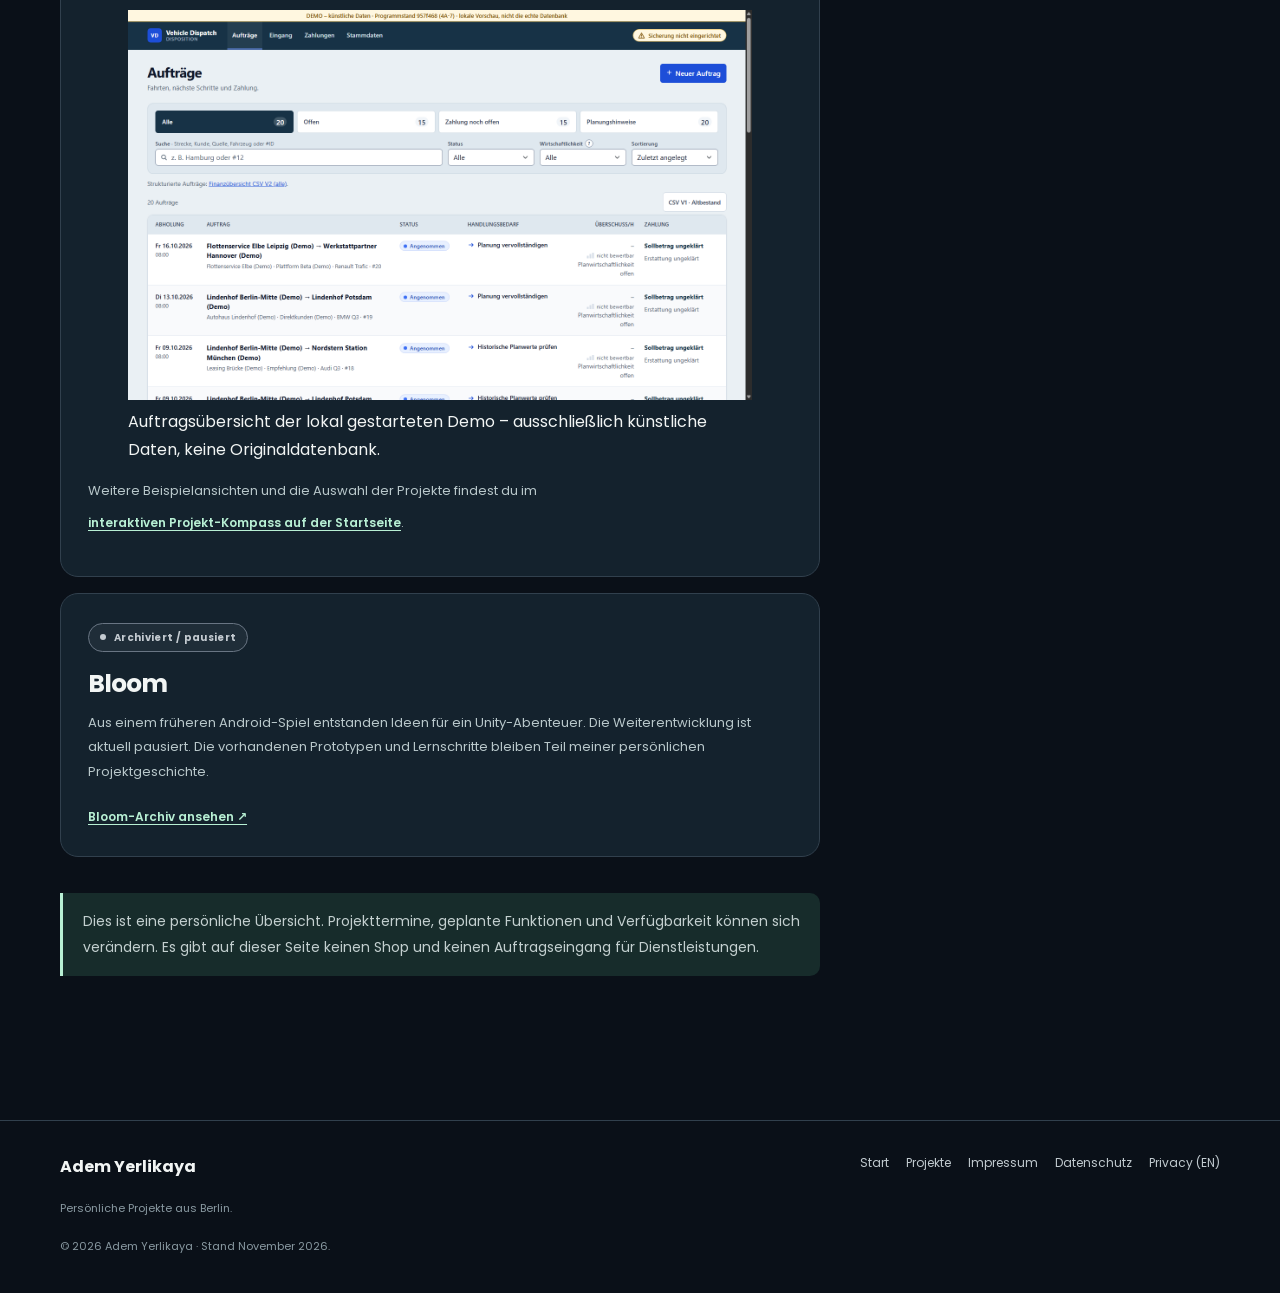
<file: portfolio/index.html>
<!doctype html><html lang="de"><head><meta charset="utf-8"><meta name="viewport" content="width=device-width, initial-scale=1"><meta name="theme-color" content="#0a1018"><title>Meine Projekte – Adem Yerlikaya</title><meta name="description" content="Kuran Lern-App, Familienreise, Vehicle Dispatch und das Bloom-Archiv: aktueller Stand, Ziele und klare Grenzen."><link rel="canonical" href="https://ademstudios.com/portfolio/"><link rel="icon" href="/favicon.ico"><link rel="stylesheet" href="/assets/site.css"></head><body><a class="skip" href="#inhalt">Direkt zum Inhalt</a><header class="site-header"><div class="container nav"><a class="identity" href="/"><span class="identity-mark" aria-hidden="true">a.</span><span><strong>Adem Yerlikaya</strong><small>Persönliche Projekte</small></span></a><nav class="nav-links" aria-label="Hauptnavigation"><a href="/">Start</a><a href="/portfolio/" aria-current="page">Projekte</a><a href="/about/">Über mich</a><a class="nav-cta" href="/#kontakt">Kontakt</a></nav><details class="mobile-menu"><summary>Menü ☰</summary><nav class="mobile-menu-links" aria-label="Mobile Navigation"><a href="/">Start</a><a href="/portfolio/">Projekte</a><a href="/about/">Über mich</a><a href="/#kontakt">Kontakt</a></nav></details></div></header><main id="inhalt">
<section class="page-intro"><div class="container"><div class="section-kicker">Projektübersicht · November 2026</div><h1>Projekte mit echtem Stand.<br>Ohne große Versprechen.</h1><p class="lead">Hier findest du meine laufenden, zurückgestellten und früheren Projekte. Ein Test ist noch keine Veröffentlichung und ein Plan noch keine fertige Funktion.</p></div></section>
<section><div class="container content-layout"><div class="richtext">
<div class="detail-list">
<article class="detail-entry" id="kuran"><span class="status">In Entwicklung · privater Android-Test</span><h2>Kuran Lern-App</h2><p>Eine Lern-App für Kinder und Erwachsene: Arabische Buchstaben kennenlernen, Lesefertigkeiten üben und später den Koran auswendig lernen. Die lebendige Kinderwelt wird in kleinen Entwicklungsaufträgen erweitert.</p>
<p><strong>Bereits als Testversion:</strong> Ein begehbarer Alphabetgarten und eine Buchstabenbibliothek mit allen 28 Grundbuchstaben und lokalen Hörproben. Die Sprachqualität, religiöse Inhalte und die Benutzerführung brauchen weitere Prüfungen.</p>
<p><strong>Langfristig geplant:</strong> 114 Suren, passende Bedeutungen, Auswendiglernprüfungen, Wissensschlüssel, Geschichten und geschützte Familienfunktionen. Das ist noch kein fertiger oder veröffentlichter Funktionsumfang.</p>
<p><strong>Verfügbarkeit:</strong> Kein öffentlicher Download, keine Play-Store-Freigabe. Entwicklung und Tests finden kontrolliert statt.</p></article>
<article class="detail-entry" id="familienreise"><span class="status status-warm">Geschlossener Play-Store-Test</span><h2>Familienreise</h2><p>Eine App, in der Familien Reiseziele, Einzahlungen, Entnahmen und Meilensteine gemeinsam festhalten können. Sie hilft beim Überblick, aber sie legt kein echtes Geld beiseite und überweist auch nichts.</p><p>Die Android-App befindet sich im geschlossenen Google-Play-Test. Die Webseite zum Projekt ist bereits erreichbar. Eine öffentliche Play-Store-Veröffentlichung steht noch aus und braucht eine eigene Entscheidung.</p><a href="https://familienreise.ademstudios.com/" rel="noopener noreferrer">Familienreise-Projektseite besuchen ↗</a></article>
<article class="detail-entry" id="vehicle"><span class="status status-muted">Intern · aktuell zurückgestellt</span><h2>Vehicle Dispatch</h2><p>Ein privates Entwicklungsprojekt für die Organisation von Fahrzeugüberführungen: Aufträge, Touren und interne Abläufe verständlicher planen. Ein .NET-basiertes Programm mit technischen Tests existiert bereits.</p><p>Es ist kein öffentlich angebotener Fahrzeugdienst, keine bestellbare Software und keine fertige App. Die Arbeit wurde zugunsten anderer Projekte zurückgestellt.</p><figure class="portfolio-shot"><img src="/assets/vehicle-demo/vehicle-orders-desktop.png" width="1440" height="900" loading="lazy" alt="Vehicle Dispatch: Auftragsübersicht mit künstlichen Beispieldaten"><figcaption>Auftragsübersicht der lokal gestarteten Demo – ausschließlich künstliche Daten, keine Originaldatenbank.</figcaption></figure><p>Weitere Beispielansichten und die Auswahl der Projekte findest du im <a href="/#kompass">interaktiven Projekt-Kompass auf der Startseite</a>.</p></article>
<article class="detail-entry" id="archiv"><span class="status status-muted">Archiviert / pausiert</span><h2>Bloom</h2><p>Aus einem früheren Android-Spiel entstanden Ideen für ein Unity-Abenteuer. Die Weiterentwicklung ist aktuell pausiert. Die vorhandenen Prototypen und Lernschritte bleiben Teil meiner persönlichen Projektgeschichte.</p><a href="/bloom/">Bloom-Archiv ansehen ↗</a></article>
</div>
<p class="note">Dies ist eine persönliche Übersicht. Projekttermine, geplante Funktionen und Verfügbarkeit können sich verändern. Es gibt auf dieser Seite keinen Shop und keinen Auftragseingang für Dienstleistungen.</p>
</div><aside class="sidebox"><h3>Direkt zu einem Projekt</h3><a href="#kuran">Kuran Lern-App</a><a href="#familienreise">Familienreise</a><a href="#vehicle">Vehicle Dispatch</a><a href="#archiv">Bloom (Archiv)</a><p>Stand: 12. November 2026</p></aside></div></section></main><footer class="site-footer"><div class="container"><div class="foot-main"><div><div class="foot-title">Adem Yerlikaya</div><div class="fineprint">Persönliche Projekte aus Berlin.</div></div><nav class="foot-links" aria-label="Fußnavigation"><a href="/">Start</a><a href="/portfolio/">Projekte</a><a href="/impressum.html">Impressum</a><a href="/datenschutz.html">Datenschutz</a><a href="/privacy.html" lang="en">Privacy (EN)</a></nav></div><div class="fineprint">© 2026 Adem Yerlikaya · Stand November 2026.</div></div></footer></body></html>
</file>
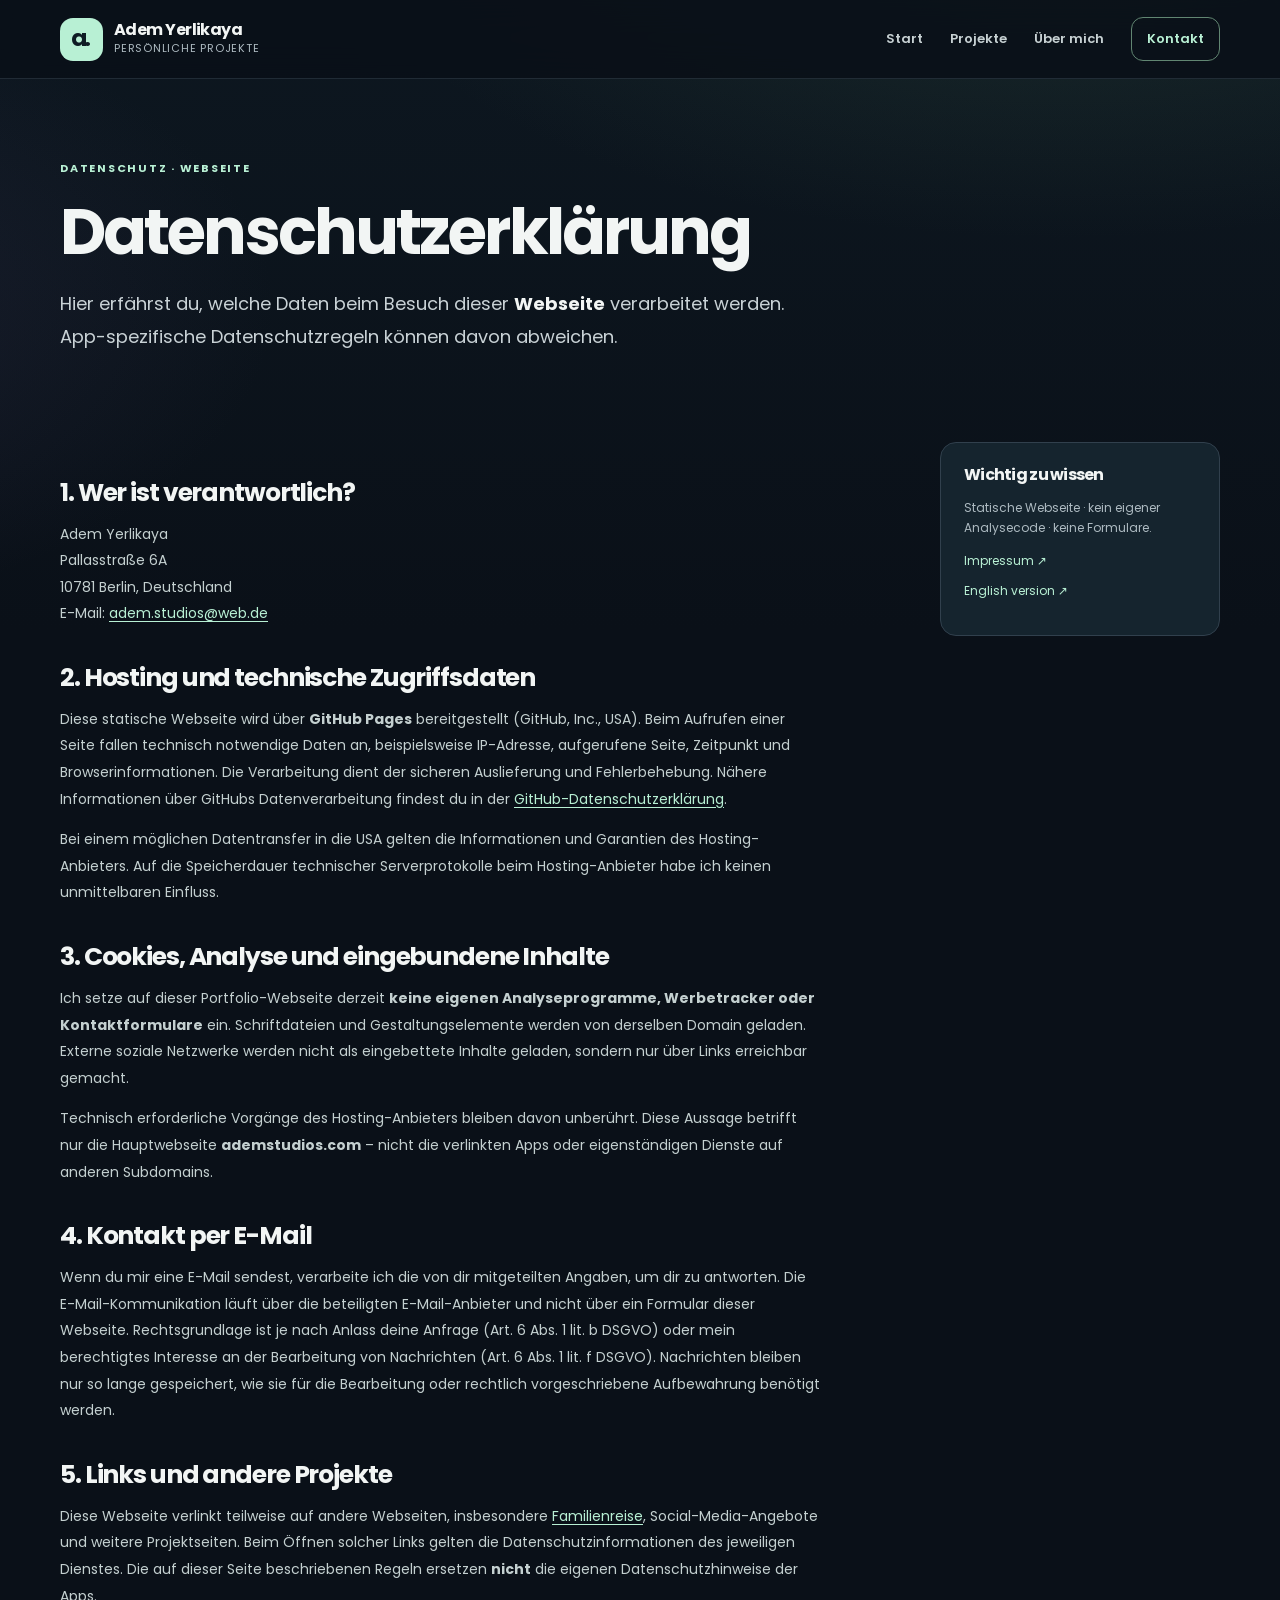
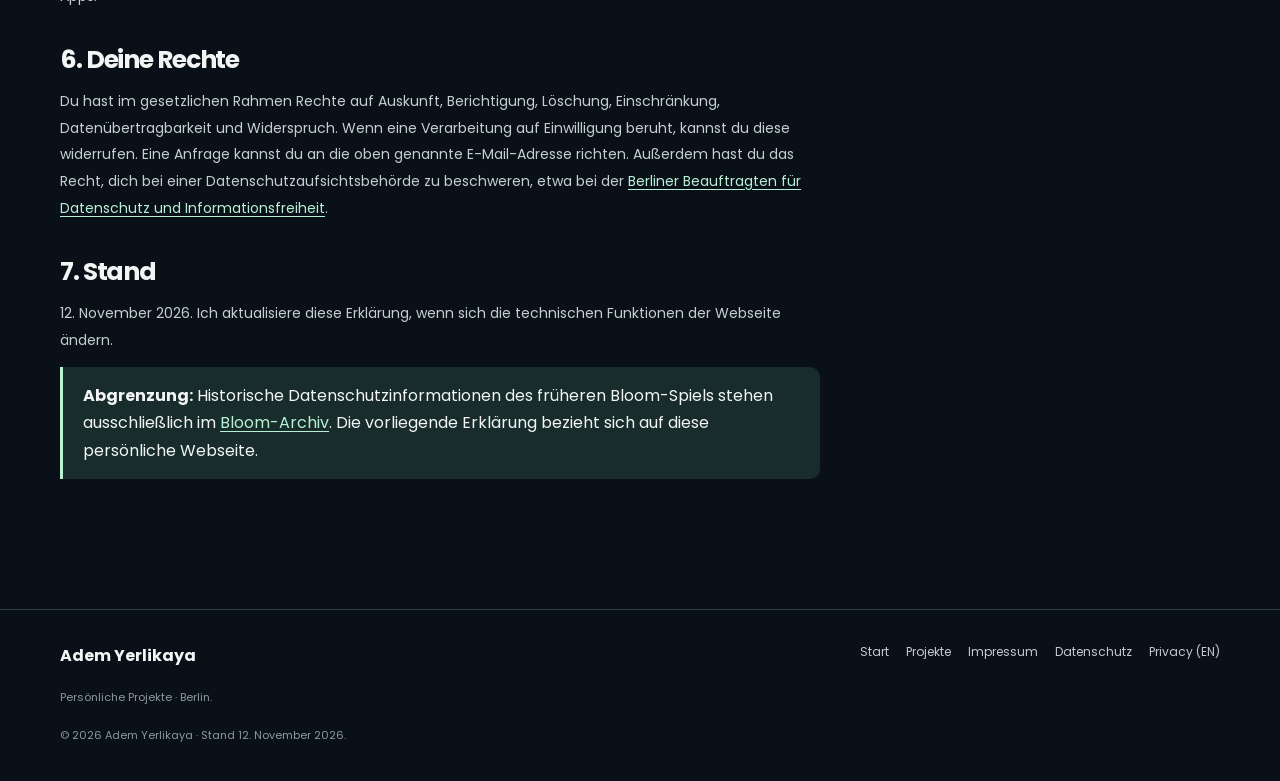
<file: datenschutz.html>
<!doctype html><html lang="de"><head><meta charset="utf-8"><meta name="viewport" content="width=device-width, initial-scale=1"><meta name="theme-color" content="#0a1018"><title>Datenschutzerklärung der Webseite – Adem Yerlikaya</title><meta name="description" content="Datenschutzinformationen für die statische persönliche Webseite ademstudios.com."><link rel="canonical" href="https://ademstudios.com/datenschutz.html"><link rel="icon" href="/favicon.ico"><link rel="stylesheet" href="/assets/site.css"></head><body><a class="skip" href="#inhalt">Direkt zum Inhalt</a><header class="site-header"><div class="container nav"><a class="identity" href="/"><span class="identity-mark" aria-hidden="true">a.</span><span><strong>Adem Yerlikaya</strong><small>Persönliche Projekte</small></span></a><nav class="nav-links"><a href="/">Start</a><a href="/portfolio/">Projekte</a><a href="/about/">Über mich</a><a class="nav-cta" href="/#kontakt">Kontakt</a></nav><details class="mobile-menu"><summary>Menü ☰</summary><nav class="mobile-menu-links"><a href="/">Start</a><a href="/portfolio/">Projekte</a><a href="/about/">Über mich</a><a href="/#kontakt">Kontakt</a></nav></details></div></header><main id="inhalt">
<section class="page-intro"><div class="container"><div class="section-kicker">Datenschutz · Webseite</div><h1>Datenschutzerklärung</h1><p class="lead">Hier erfährst du, welche Daten beim Besuch dieser <strong>Webseite</strong> verarbeitet werden. App-spezifische Datenschutzregeln können davon abweichen.</p></div></section>
<section><div class="container content-layout"><article class="richtext">
<h2>1. Wer ist verantwortlich?</h2><p>Adem Yerlikaya<br>Pallasstraße 6A<br>10781 Berlin, Deutschland<br>E-Mail: <a href="mailto:adem.studios@web.de">adem.studios@web.de</a></p>
<h2>2. Hosting und technische Zugriffsdaten</h2><p>Diese statische Webseite wird über <strong>GitHub Pages</strong> bereitgestellt (GitHub, Inc., USA). Beim Aufrufen einer Seite fallen technisch notwendige Daten an, beispielsweise IP-Adresse, aufgerufene Seite, Zeitpunkt und Browserinformationen. Die Verarbeitung dient der sicheren Auslieferung und Fehlerbehebung. Nähere Informationen über GitHubs Datenverarbeitung findest du in der <a href="https://docs.github.com/de/site-policy/privacy-policies/github-general-privacy-statement" rel="noopener noreferrer">GitHub-Datenschutzerklärung</a>.</p><p>Bei einem möglichen Datentransfer in die USA gelten die Informationen und Garantien des Hosting-Anbieters. Auf die Speicherdauer technischer Serverprotokolle beim Hosting-Anbieter habe ich keinen unmittelbaren Einfluss.</p>
<h2>3. Cookies, Analyse und eingebundene Inhalte</h2><p>Ich setze auf dieser Portfolio-Webseite derzeit <strong>keine eigenen Analyseprogramme, Werbetracker oder Kontaktformulare</strong> ein. Schriftdateien und Gestaltungselemente werden von derselben Domain geladen. Externe soziale Netzwerke werden nicht als eingebettete Inhalte geladen, sondern nur über Links erreichbar gemacht.</p><p>Technisch erforderliche Vorgänge des Hosting-Anbieters bleiben davon unberührt. Diese Aussage betrifft nur die Hauptwebseite <strong>ademstudios.com</strong> – nicht die verlinkten Apps oder eigenständigen Dienste auf anderen Subdomains.</p>
<h2>4. Kontakt per E-Mail</h2><p>Wenn du mir eine E-Mail sendest, verarbeite ich die von dir mitgeteilten Angaben, um dir zu antworten. Die E-Mail-Kommunikation läuft über die beteiligten E-Mail-Anbieter und nicht über ein Formular dieser Webseite. Rechtsgrundlage ist je nach Anlass deine Anfrage (Art. 6 Abs. 1 lit. b DSGVO) oder mein berechtigtes Interesse an der Bearbeitung von Nachrichten (Art. 6 Abs. 1 lit. f DSGVO). Nachrichten bleiben nur so lange gespeichert, wie sie für die Bearbeitung oder rechtlich vorgeschriebene Aufbewahrung benötigt werden.</p>
<h2>5. Links und andere Projekte</h2><p>Diese Webseite verlinkt teilweise auf andere Webseiten, insbesondere <a href="https://familienreise.ademstudios.com/" rel="noopener noreferrer">Familienreise</a>, Social-Media-Angebote und weitere Projektseiten. Beim Öffnen solcher Links gelten die Datenschutzinformationen des jeweiligen Dienstes. Die auf dieser Seite beschriebenen Regeln ersetzen <strong>nicht</strong> die eigenen Datenschutzhinweise der Apps.</p>
<h2>6. Deine Rechte</h2><p>Du hast im gesetzlichen Rahmen Rechte auf Auskunft, Berichtigung, Löschung, Einschränkung, Datenübertragbarkeit und Widerspruch. Wenn eine Verarbeitung auf Einwilligung beruht, kannst du diese widerrufen. Eine Anfrage kannst du an die oben genannte E-Mail-Adresse richten. Außerdem hast du das Recht, dich bei einer Datenschutzaufsichtsbehörde zu beschweren, etwa bei der <a href="https://www.datenschutz-berlin.de/" rel="noopener noreferrer">Berliner Beauftragten für Datenschutz und Informationsfreiheit</a>.</p>
<h2>7. Stand</h2><p>12. November 2026. Ich aktualisiere diese Erklärung, wenn sich die technischen Funktionen der Webseite ändern.</p>
<div class="note"><strong>Abgrenzung:</strong> Historische Datenschutzinformationen des früheren Bloom-Spiels stehen ausschließlich im <a href="/bloom/">Bloom-Archiv</a>. Die vorliegende Erklärung bezieht sich auf diese persönliche Webseite.</div>
</article><aside class="sidebox"><h3>Wichtig zu wissen</h3><p>Statische Webseite · kein eigener Analysecode · keine Formulare.</p><a href="/impressum.html">Impressum ↗</a><a href="/privacy.html" lang="en">English version ↗</a></aside></div></section></main><footer class="site-footer"><div class="container"><div class="foot-main"><div><div class="foot-title">Adem Yerlikaya</div><div class="fineprint">Persönliche Projekte · Berlin.</div></div><nav class="foot-links"><a href="/">Start</a><a href="/portfolio/">Projekte</a><a href="/impressum.html">Impressum</a><a href="/datenschutz.html">Datenschutz</a><a href="/privacy.html" lang="en">Privacy (EN)</a></nav></div><div class="fineprint">© 2026 Adem Yerlikaya · Stand 12. November 2026.</div></div></footer></body></html>
</file>
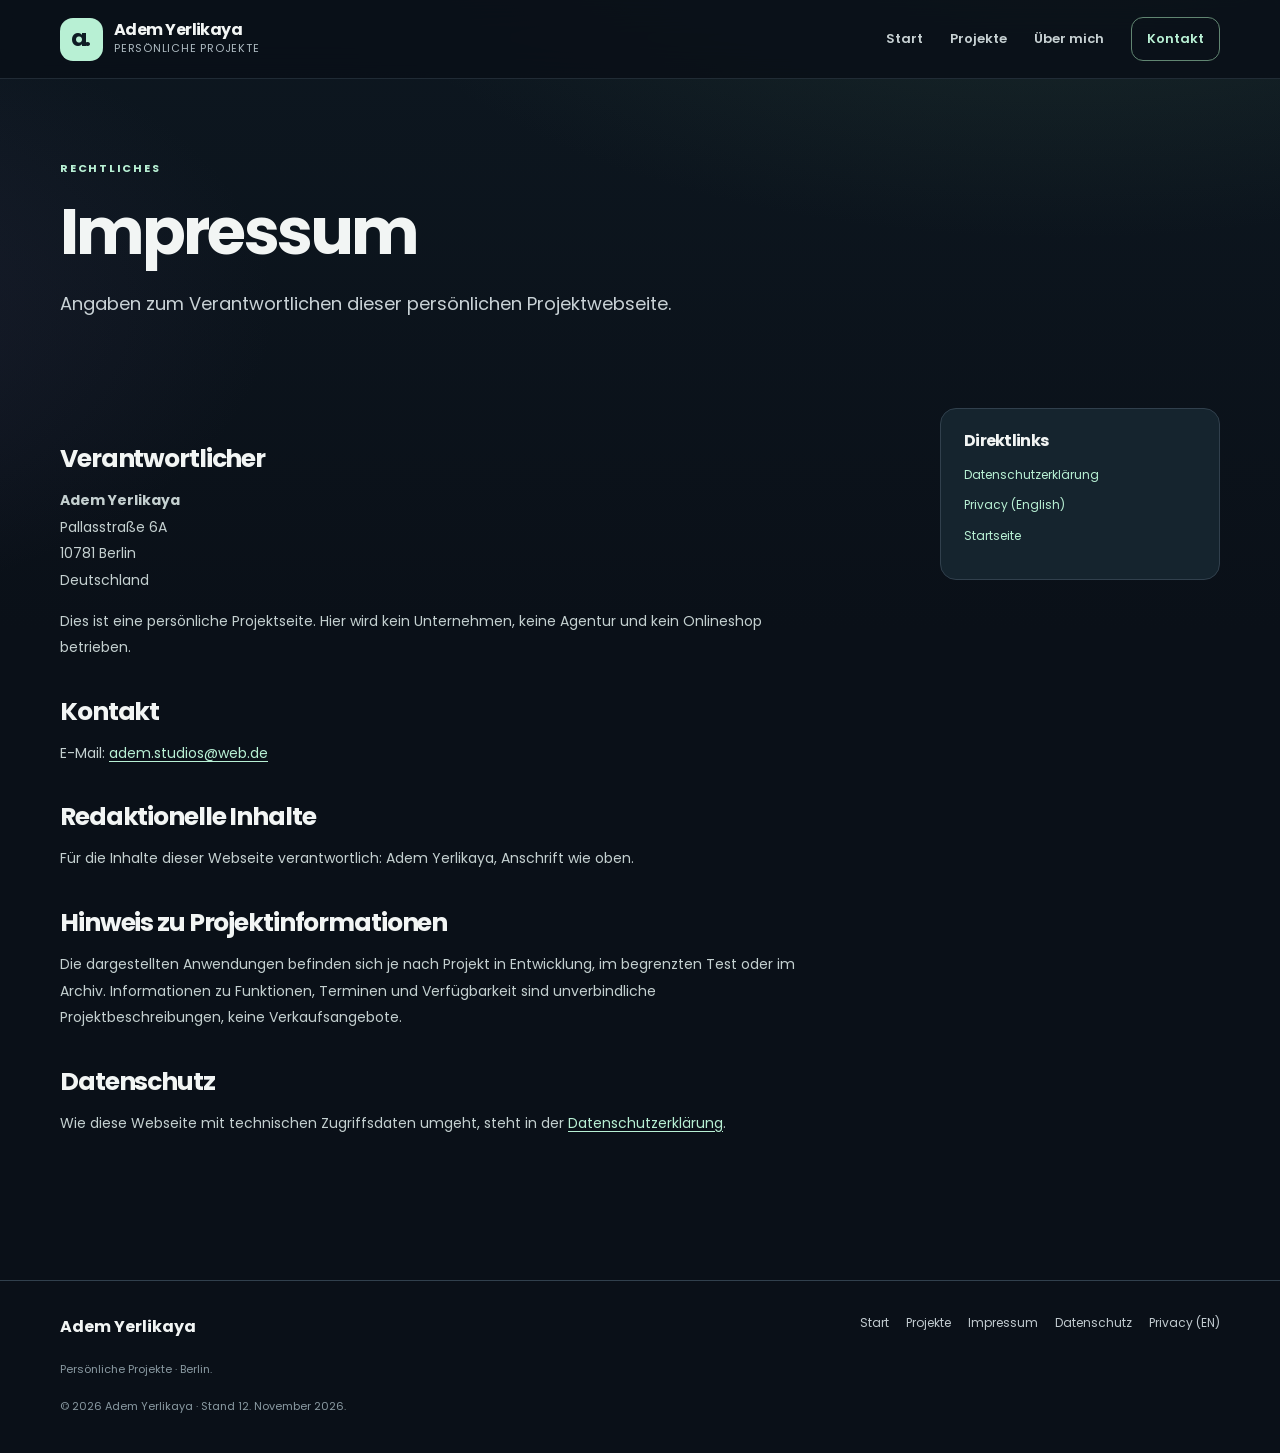
<file: impressum.html>
<!doctype html><html lang="de"><head><meta charset="utf-8"><meta name="viewport" content="width=device-width, initial-scale=1"><meta name="theme-color" content="#0a1018"><title>Impressum – Adem Yerlikaya</title><meta name="description" content="Anbieterkennzeichnung und Kontakt der persönlichen Projektseite ademstudios.com."><link rel="canonical" href="https://ademstudios.com/impressum.html"><link rel="icon" href="/favicon.ico"><link rel="stylesheet" href="/assets/site.css"></head><body><a class="skip" href="#inhalt">Direkt zum Inhalt</a><header class="site-header"><div class="container nav"><a class="identity" href="/"><span class="identity-mark" aria-hidden="true">a.</span><span><strong>Adem Yerlikaya</strong><small>Persönliche Projekte</small></span></a><nav class="nav-links"><a href="/">Start</a><a href="/portfolio/">Projekte</a><a href="/about/">Über mich</a><a class="nav-cta" href="/#kontakt">Kontakt</a></nav><details class="mobile-menu"><summary>Menü ☰</summary><nav class="mobile-menu-links"><a href="/">Start</a><a href="/portfolio/">Projekte</a><a href="/about/">Über mich</a><a href="/#kontakt">Kontakt</a></nav></details></div></header><main id="inhalt">
<section class="page-intro"><div class="container"><div class="section-kicker">Rechtliches</div><h1>Impressum</h1><p class="lead">Angaben zum Verantwortlichen dieser persönlichen Projektwebseite.</p></div></section>
<section><div class="container content-layout"><article class="richtext">
<h2>Verantwortlicher</h2><p><strong>Adem Yerlikaya</strong><br>Pallasstraße 6A<br>10781 Berlin<br>Deutschland</p>
<p>Dies ist eine persönliche Projektseite. Hier wird kein Unternehmen, keine Agentur und kein Onlineshop betrieben.</p>
<h2>Kontakt</h2><p>E-Mail: <a href="mailto:adem.studios@web.de">adem.studios@web.de</a></p>
<h2>Redaktionelle Inhalte</h2><p>Für die Inhalte dieser Webseite verantwortlich: Adem Yerlikaya, Anschrift wie oben.</p>
<h2>Hinweis zu Projektinformationen</h2><p>Die dargestellten Anwendungen befinden sich je nach Projekt in Entwicklung, im begrenzten Test oder im Archiv. Informationen zu Funktionen, Terminen und Verfügbarkeit sind unverbindliche Projektbeschreibungen, keine Verkaufsangebote.</p>
<h2>Datenschutz</h2><p>Wie diese Webseite mit technischen Zugriffsdaten umgeht, steht in der <a href="/datenschutz.html">Datenschutzerklärung</a>.</p>
</article><aside class="sidebox"><h3>Direktlinks</h3><a href="/datenschutz.html">Datenschutzerklärung</a><a href="/privacy.html" lang="en">Privacy (English)</a><a href="/">Startseite</a></aside></div></section></main><footer class="site-footer"><div class="container"><div class="foot-main"><div><div class="foot-title">Adem Yerlikaya</div><div class="fineprint">Persönliche Projekte · Berlin.</div></div><nav class="foot-links"><a href="/">Start</a><a href="/portfolio/">Projekte</a><a href="/impressum.html">Impressum</a><a href="/datenschutz.html">Datenschutz</a><a href="/privacy.html" lang="en">Privacy (EN)</a></nav></div><div class="fineprint">© 2026 Adem Yerlikaya · Stand 12. November 2026.</div></div></footer></body></html>
</file>
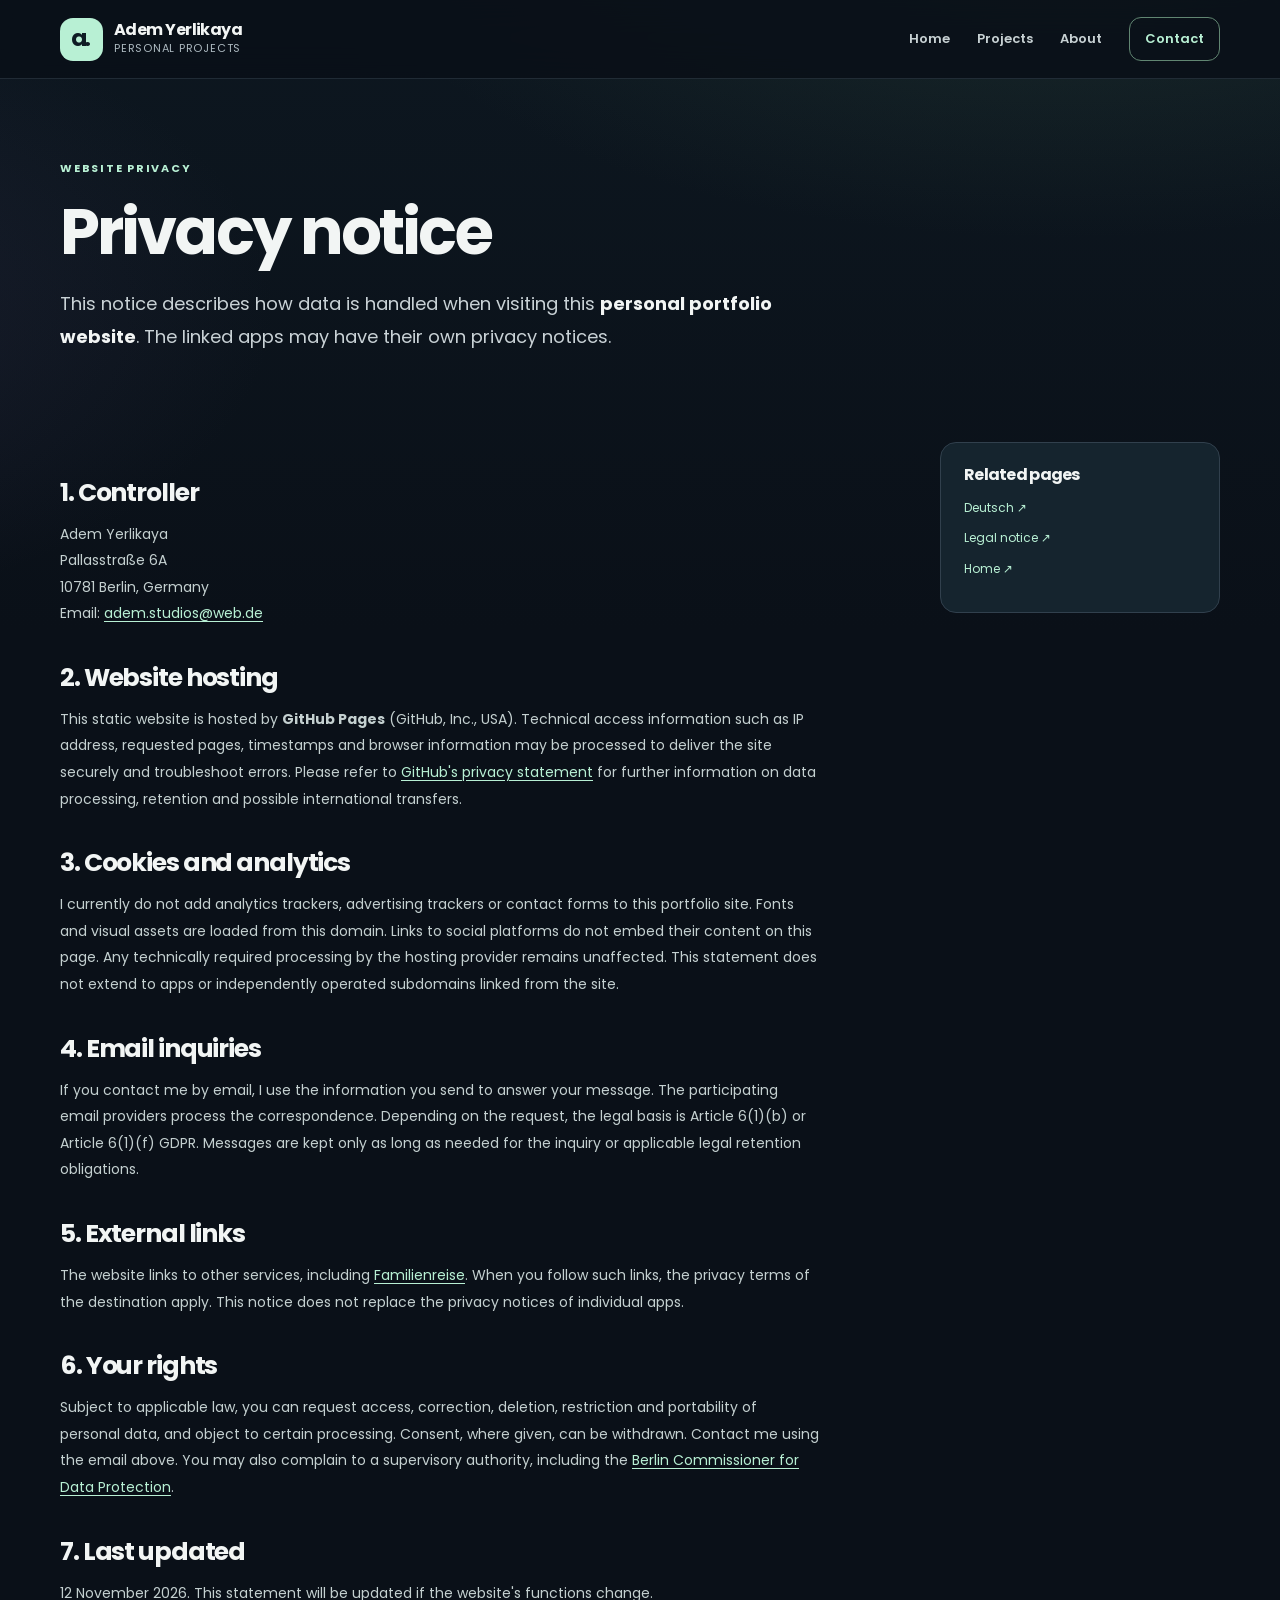
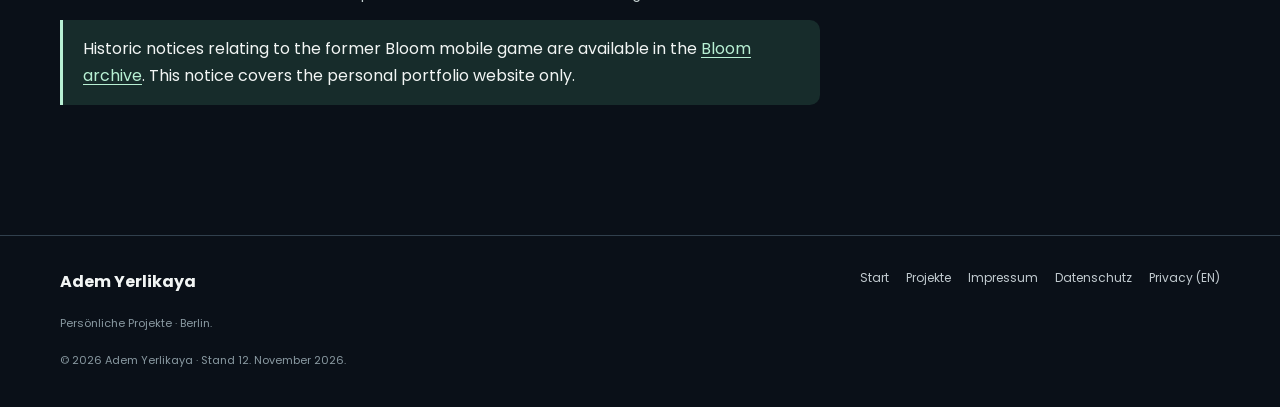
<file: privacy.html>
<!doctype html><html lang="en"><head><meta charset="utf-8"><meta name="viewport" content="width=device-width, initial-scale=1"><meta name="theme-color" content="#0a1018"><title>Website Privacy Notice – Adem Yerlikaya</title><meta name="description" content="Privacy information for the personal portfolio website ademstudios.com."><link rel="canonical" href="https://ademstudios.com/privacy.html"><link rel="icon" href="/favicon.ico"><link rel="stylesheet" href="/assets/site.css"></head><body><a class="skip" href="#inhalt">Skip to content</a><header class="site-header"><div class="container nav"><a class="identity" href="/"><span class="identity-mark" aria-hidden="true">a.</span><span><strong>Adem Yerlikaya</strong><small>Personal projects</small></span></a><nav class="nav-links"><a href="/">Home</a><a href="/portfolio/">Projects</a><a href="/about/">About</a><a href="/#kontakt" class="nav-cta">Contact</a></nav><details class="mobile-menu"><summary>Menu ☰</summary><nav class="mobile-menu-links"><a href="/">Home</a><a href="/portfolio/">Projects</a><a href="/about/">About</a><a href="/#kontakt">Contact</a></nav></details></div></header><main id="inhalt">
<section class="page-intro"><div class="container"><div class="section-kicker">Website privacy</div><h1>Privacy notice</h1><p class="lead">This notice describes how data is handled when visiting this <strong>personal portfolio website</strong>. The linked apps may have their own privacy notices.</p></div></section>
<section><div class="container content-layout"><article class="richtext">
<h2>1. Controller</h2><p>Adem Yerlikaya<br>Pallasstraße 6A<br>10781 Berlin, Germany<br>Email: <a href="mailto:adem.studios@web.de">adem.studios@web.de</a></p>
<h2>2. Website hosting</h2><p>This static website is hosted by <strong>GitHub Pages</strong> (GitHub, Inc., USA). Technical access information such as IP address, requested pages, timestamps and browser information may be processed to deliver the site securely and troubleshoot errors. Please refer to <a href="https://docs.github.com/en/site-policy/privacy-policies/github-general-privacy-statement" rel="noopener noreferrer">GitHub's privacy statement</a> for further information on data processing, retention and possible international transfers.</p>
<h2>3. Cookies and analytics</h2><p>I currently do not add analytics trackers, advertising trackers or contact forms to this portfolio site. Fonts and visual assets are loaded from this domain. Links to social platforms do not embed their content on this page. Any technically required processing by the hosting provider remains unaffected. This statement does not extend to apps or independently operated subdomains linked from the site.</p>
<h2>4. Email inquiries</h2><p>If you contact me by email, I use the information you send to answer your message. The participating email providers process the correspondence. Depending on the request, the legal basis is Article 6(1)(b) or Article 6(1)(f) GDPR. Messages are kept only as long as needed for the inquiry or applicable legal retention obligations.</p>
<h2>5. External links</h2><p>The website links to other services, including <a href="https://familienreise.ademstudios.com/" rel="noopener noreferrer">Familienreise</a>. When you follow such links, the privacy terms of the destination apply. This notice does not replace the privacy notices of individual apps.</p>
<h2>6. Your rights</h2><p>Subject to applicable law, you can request access, correction, deletion, restriction and portability of personal data, and object to certain processing. Consent, where given, can be withdrawn. Contact me using the email above. You may also complain to a supervisory authority, including the <a href="https://www.datenschutz-berlin.de/" rel="noopener noreferrer">Berlin Commissioner for Data Protection</a>.</p>
<h2>7. Last updated</h2><p>12 November 2026. This statement will be updated if the website's functions change.</p><div class="note">Historic notices relating to the former Bloom mobile game are available in the <a href="/bloom/">Bloom archive</a>. This notice covers the personal portfolio website only.</div>
</article><aside class="sidebox"><h3>Related pages</h3><a href="/datenschutz.html">Deutsch ↗</a><a href="/impressum.html">Legal notice ↗</a><a href="/">Home ↗</a></aside></div></section></main><footer class="site-footer"><div class="container"><div class="foot-main"><div><div class="foot-title">Adem Yerlikaya</div><div class="fineprint">Persönliche Projekte · Berlin.</div></div><nav class="foot-links"><a href="/">Start</a><a href="/portfolio/">Projekte</a><a href="/impressum.html">Impressum</a><a href="/datenschutz.html">Datenschutz</a><a href="/privacy.html" lang="en">Privacy (EN)</a></nav></div><div class="fineprint">© 2026 Adem Yerlikaya · Stand 12. November 2026.</div></div></footer></body></html>
</file>
<file: assets/site.css>
@font-face{font-family:Poppins;src:url('/assets/fonts/poppins-400-latin.woff2') format('woff2');font-display:swap;font-weight:400}
@font-face{font-family:Poppins;src:url('/assets/fonts/poppins-500-latin.woff2') format('woff2');font-display:swap;font-weight:500}
@font-face{font-family:Poppins;src:url('/assets/fonts/poppins-600-latin.woff2') format('woff2');font-display:swap;font-weight:600}
@font-face{font-family:Poppins;src:url('/assets/fonts/poppins-700-latin.woff2') format('woff2');font-display:swap;font-weight:700}
:root{color-scheme:dark;--bg:#0a1018;--panel:#121d29;--panel2:#172536;--text:#f2f5f4;--muted:#adbac1;--line:#31404d;--mint:#b8f0d4;--gold:#f7d5a5;--lav:#cfc6ff;--accent:#8fe0bd;--max:1160px;--shadow:0 24px 70px rgba(0,0,0,.24)}
*{box-sizing:border-box}
html{scroll-behavior:smooth;scroll-padding-top:100px}
body{margin:0;min-width:300px;background:var(--bg);color:var(--text);font:400 16px/1.7 Poppins,system-ui,-apple-system,'Segoe UI',sans-serif}
body:before{content:'';position:fixed;z-index:-1;inset:0;background:radial-gradient(ellipse 76% 48% at 83% -9%,#35544355,transparent 74%),radial-gradient(ellipse 65% 50% at -24% 34%,#3a365655,transparent 70%),linear-gradient(180deg,#0d1720,#0a1018 70%);pointer-events:none}
a{color:inherit;text-decoration:none}a:hover{text-decoration:none}button,input{font:inherit}
img{max-width:100%;height:auto}
a:focus-visible,summary:focus-visible{outline:3px solid var(--mint);outline-offset:4px;border-radius:5px}
::selection{background:var(--mint);color:#07121a}
.skip{position:absolute;top:-90px;left:14px;padding:12px 20px;background:var(--mint);color:#111;z-index:100}.skip:focus{top:10px}
.container{width:min(var(--max),calc(100% - 48px));margin-inline:auto}
.site-header{position:sticky;top:0;z-index:30;background:#0a1018dc;backdrop-filter:blur(18px);border-bottom:1px solid #40505d6c}
.nav{display:flex;align-items:center;justify-content:space-between;gap:18px;min-height:78px}
.identity{display:flex;align-items:center;gap:11px;white-space:nowrap}
.identity-mark{display:grid;place-items:center;width:43px;height:43px;border-radius:13px;background:var(--mint);color:#0e1c24;font-size:23px;font-weight:700;letter-spacing:-.11em;padding-right:3px}
.identity strong{display:block;font-weight:700;font-size:16px;line-height:1.2;letter-spacing:-.035em}.identity small{display:block;font-size:11px;color:var(--muted);letter-spacing:.07em;text-transform:uppercase}
.nav-links{display:flex;align-items:center;gap:27px;font-size:13px;font-weight:600;color:#c7d1d3}.nav-links a:hover,.nav-links a[aria-current="page"]{color:var(--mint)}
.nav-cta{padding:10px 15px;border:1px solid #618672;border-radius:12px;color:var(--mint)!important}
.mobile-menu{display:none}.mobile-menu summary{cursor:pointer;list-style:none;padding:10px 14px;border:1px solid var(--line);border-radius:10px;color:var(--mint)}.mobile-menu summary::-webkit-details-marker{display:none}.mobile-menu .mobile-menu-links{position:absolute;top:70px;left:12px;right:12px;display:grid;gap:3px;padding:10px;background:#16212d;border:1px solid var(--line);border-radius:14px;box-shadow:var(--shadow)}.mobile-menu-links a{padding:12px 14px;border-radius:9px}.mobile-menu-links a:hover{background:#243643}
.hero{position:relative;padding:106px 0 92px;overflow:hidden}
.hero-grid{display:grid;grid-template-columns:minmax(0,1.05fr) minmax(340px,.95fr);align-items:center;gap:65px}
.eyebrow{display:inline-flex;align-items:center;gap:9px;color:var(--mint);font-size:11px;letter-spacing:.16em;font-weight:700;text-transform:uppercase}.eyebrow:before{content:'';width:9px;height:9px;border-radius:50%;background:var(--mint);box-shadow:0 0 0 5px #7fcfab1c}
h1,h2,h3{line-height:1.16;letter-spacing:-.045em}h1{font-size:clamp(44px,6vw,80px);margin:25px 0 23px;font-weight:700}h1 em{font-style:normal;color:var(--mint)}
.hero .lead,.page-intro .lead{color:#c9d2d6;font-size:clamp(15px,1.8vw,18px);line-height:1.85;max-width:650px}
.lead strong{color:var(--text)}
.actions{display:flex;flex-wrap:wrap;gap:12px;margin-top:34px}
.button{display:inline-flex;justify-content:center;align-items:center;gap:9px;padding:14px 21px;border-radius:13px;border:1px solid #435867;font-size:13px;font-weight:700;min-height:48px;transition:transform .2s,background .2s}.button:hover{transform:translateY(-2px);background:#253747}.button-primary{color:#122019;background:var(--mint);border-color:var(--mint)}.button-primary:hover{background:#e1ffe9}.button-quiet{color:#e6efec}.button-small{padding:10px 15px;min-height:40px}
.hero-note{margin-top:20px;font-size:12px;color:var(--muted)}
.orbit{min-height:468px;position:relative;isolation:isolate;display:grid;place-items:center}
.orbit:before{content:'';position:absolute;width:440px;height:440px;max-width:100%;border-radius:50%;border:1px solid #bad9c52c;background:radial-gradient(circle at center,#294e4040,transparent 65%);box-shadow:0 0 0 60px #9be2be07,0 0 0 128px #9be2be03;transform:rotate(-22deg)}
.orbit-ring{position:absolute;width:340px;height:340px;border-radius:50%;border:1px dashed #adf4d84b;transform:rotate(-30deg)}
.orbit-center{position:relative;display:grid;place-items:center;width:210px;height:210px;border-radius:35px;border:1px solid #75bba64a;background:linear-gradient(140deg,#27413e,#192934);box-shadow:0 40px 80px #0007;transform:rotate(-8deg)}
.orbit-center span{font-size:86px;color:var(--mint);font-weight:700;letter-spacing:-.12em;padding-right:12px;line-height:1}.orbit-center small{font-size:10px;letter-spacing:.22em;font-weight:700;color:#b6d8c8;margin-top:-32px}
.float-chip{position:absolute;display:flex;gap:10px;align-items:center;padding:13px 16px;border:1px solid #526775a0;border-radius:16px;background:#172735ee;box-shadow:0 24px 36px #0005}
.float-chip b{font-size:13px;display:block;line-height:1.2}.float-chip small{font-size:11px;color:var(--muted)}
.float-chip i{display:grid;place-items:center;width:36px;height:36px;border-radius:12px;background:#c9e4e727;font-size:22px;font-style:normal}.chip-one{top:33px;left:0}.chip-two{right:-5px;top:110px}.chip-three{bottom:37px;left:8px}
.stat-strip{display:flex;align-items:center;flex-wrap:wrap;gap:16px 36px;border-block:1px solid var(--line);padding:20px 0;margin:0 0 25px;font-size:12px;color:var(--muted)}.stat-strip strong{font-weight:600;color:#f1f6f4}.stat-strip .dot{width:5px;height:5px;border-radius:50%;background:#63877b}
.section{padding:75px 0}.section-small{padding:40px 0 74px}
.section-head{display:flex;align-items:end;justify-content:space-between;gap:22px;margin-bottom:30px}.section-head h2,.page-intro h1{font-size:clamp(30px,4.2vw,49px);margin:13px 0 7px}.section-head p,.section-sub{color:var(--muted);font-size:14px;max-width:610px;margin:0}
.section-kicker{font-size:11px;color:var(--mint);letter-spacing:.16em;font-weight:700;text-transform:uppercase}.section-link{color:var(--mint);font-size:13px;font-weight:600;white-space:nowrap}.section-link:hover{text-decoration:underline}
.project-grid{display:grid;grid-template-columns:repeat(12,minmax(0,1fr));gap:17px}
.project-card{grid-column:span 6;display:flex;flex-direction:column;min-height:442px;background:var(--panel);border:1px solid #344754;border-radius:23px;overflow:hidden;transition:transform .2s,border-color .2s;box-shadow:0 16px 35px #0002}
.project-card:hover{transform:translateY(-3px);border-color:#7caf98}
.project-card.full{grid-column:span 12;display:grid;grid-template-columns:1fr 1fr;min-height:320px}
.project-visual{height:192px;position:relative;display:grid;place-items:center;overflow:hidden;background:linear-gradient(140deg,#184033,#254b50)}
.project-card.full .project-visual{height:auto;order:2}
.project-visual:before{content:'';position:absolute;inset:-40%;background:radial-gradient(circle at 40% 20%,#fff2,transparent 35%),radial-gradient(circle at 80% 65%,#7cf1bb50,transparent 35%);pointer-events:none}
.visual-quran{background:linear-gradient(140deg,#184235,#123944 55%,#182c39)}.visual-family{background:linear-gradient(135deg,#4a273d,#412b3e 60%,#302c4a)}.visual-dispatch{background:linear-gradient(135deg,#223950,#283548)}
.demo-tile{position:relative;display:flex;align-items:center;gap:11px;transform:rotate(-8deg)}
.demo-tile span{display:grid;place-items:center;border-radius:16px;width:84px;height:90px;background:#e5f9e5;color:#245445;font-size:53px;font-family:'Noto Naskh Arabic','Amiri',serif;box-shadow:0 12px 24px #04191040}
.demo-tile span:nth-child(2){background:#def7f3;transform:translateY(-12px)}.demo-tile span:nth-child(3){background:#e9e2fd;color:#554c7a}
.demo-saver{width:225px;max-width:84%;background:#fff6f5;border-radius:17px;transform:rotate(6deg);padding:17px 19px;color:#55354a;box-shadow:0 23px 48px #210d2338}.demo-saver small{color:#846d7f;font-size:11px}.demo-saver strong{display:block;font-size:17px;letter-spacing:-.04em}.demo-meter{height:12px;border-radius:20px;background:#e1cfdb;margin:13px 0 7px;overflow:hidden}.demo-meter span{display:block;height:100%;width:66%;border-radius:20px;background:#bc709b}
.demo-map{position:relative;width:265px;height:155px;border:1px dashed #82a2c1a0;border-radius:18px;transform:rotate(-6deg)}.demo-map:before,.demo-map:after{content:'';position:absolute;border:1px solid #98bdd8;border-radius:50%;width:14px;height:14px;background:#2d5874}.demo-map:before{top:22px;left:39px}.demo-map:after{bottom:25px;right:28px}.demo-route{position:absolute;inset:38px 35px 34px 45px;border:3px dashed #b3d2e4;border-radius:45% 50% 55% 15%;transform:rotate(15deg)}
.project-copy{padding:26px 29px 27px;display:flex;flex-direction:column;flex:1}.project-copy h3{font-size:25px;margin:14px 0 11px}.project-copy p{font-size:13px;color:var(--muted);margin:0 0 22px;line-height:1.8}.project-copy .project-bottom{display:flex;align-items:center;justify-content:space-between;gap:14px;margin-top:auto;font-size:12px;font-weight:600}.project-bottom a{color:var(--mint)}.project-bottom a:hover{text-decoration:underline}.project-bottom span{color:var(--muted);font-size:11px}
.status{display:inline-flex;align-items:center;gap:8px;border:1px solid #66857685;background:#91e4ba12;color:#b0ebcc;border-radius:999px;padding:5px 11px;font-size:10px;font-weight:700;letter-spacing:.035em;width:fit-content}.status:before{content:'';background:currentColor;width:6px;height:6px;border-radius:50%}.status-warm{border-color:#bfa08180;background:#ffd7a713;color:#f1cdab}.status-muted{border-color:#697583;background:#c0cbd510;color:#c4cbd1}
.archive-panel{display:flex;gap:20px;justify-content:space-between;align-items:center;padding:20px 24px;border:1px solid var(--line);border-radius:17px;background:#16212a80}.archive-panel h3{margin:0 0 5px;font-size:16px}.archive-panel p{color:var(--muted);margin:0;font-size:12px}.archive-panel a{color:var(--mint);white-space:nowrap;font-size:12px;font-weight:600}
.about-grid{display:grid;grid-template-columns:1fr 1fr;gap:30px}.about-card{background:linear-gradient(140deg,#1c2e37,#13232b);border:1px solid var(--line);border-radius:24px;padding:36px;min-height:300px}.about-card h2{font-size:29px;margin:0 0 15px}.about-card p{font-size:14px;color:#c4cfd0;margin:0 0 25px}.about-detail{display:flex;align-items:center;gap:15px;padding:13px 0;border-top:1px solid var(--line);font-size:13px;color:#d0dad8}.about-detail span{font-size:20px}.steps{display:grid;grid-template-columns:repeat(3,1fr);gap:14px}.step{padding:27px;border:1px solid var(--line);border-radius:18px;background:#14212bd9}.step .step-number{font-size:12px;color:var(--mint);font-weight:700}.step h3{margin:19px 0 11px;font-size:19px}.step p{margin:0;font-size:13px;color:var(--muted)}
.cta-panel{position:relative;overflow:hidden;padding:48px;border-radius:25px;border:1px solid #577863;background:linear-gradient(120deg,#1c3c34,#183039)}.cta-panel:after{content:'✳';position:absolute;right:30px;top:-60px;color:#b7f0d329;font-size:290px;pointer-events:none}.cta-panel h2{font-size:36px;margin:0 0 14px}.cta-panel p{color:#d0dfd8;font-size:14px;max-width:570px}.cta-panel .actions{margin-top:25px}
.site-footer{border-top:1px solid var(--line);padding:32px 0 37px;margin-top:40px}.foot-main{display:flex;align-items:start;justify-content:space-between;gap:25px}.foot-title{font-size:16px;font-weight:700}.foot-links{display:flex;gap:17px;flex-wrap:wrap}.foot-links a{color:#c1cacf;font-size:12px}.foot-links a:hover{color:var(--mint)}.fineprint{margin-top:19px;color:#8999a1;font-size:11px}
.page-intro{padding:80px 0 42px}.page-intro h1{font-size:clamp(38px,5.5vw,64px);margin:17px 0}.page-intro .lead{max-width:740px}
.content-layout{display:grid;grid-template-columns:minmax(0,1fr) 280px;gap:40px;padding:28px 0 90px}.richtext{max-width:760px}.richtext h2{font-size:25px;margin:36px 0 11px}.richtext h3{font-size:18px;margin:27px 0 10px}.richtext p,.richtext li{color:#c4d0d0;font-size:14px;line-height:1.9}.richtext a{color:var(--mint);text-decoration:underline;text-underline-offset:3px}.richtext ul{padding-left:24px}.richtext .note{border-left:3px solid var(--mint);padding:15px 20px;background:#172c2b;border-radius:0 10px 10px 0}
.sidebox{height:fit-content;padding:23px;background:#15242e;border:1px solid var(--line);border-radius:16px;position:sticky;top:110px}.sidebox h3{margin:0 0 14px;font-size:16px}.sidebox a{display:block;font-size:12px;color:var(--mint);margin:10px 0}.sidebox p{color:var(--muted);font-size:12px}
.detail-list{display:grid;gap:16px;margin:22px 0 36px}.detail-entry{border:1px solid var(--line);border-radius:18px;background:#14222d;padding:27px}.detail-entry h2{font-size:25px;margin:12px 0}.detail-entry p{font-size:13px;color:#b9c8cb}.detail-entry a{display:inline-block;color:var(--mint);font-size:12px;font-weight:600;margin-top:9px}.detail-entry .status{margin-bottom:5px}
@media(max-width:930px){.hero-grid{grid-template-columns:1fr;gap:20px}.orbit{min-height:340px;max-width:530px;width:100%;margin-inline:auto}.orbit:before{width:300px;height:300px}.orbit-ring{width:260px;height:260px}.orbit-center{width:170px;height:170px}.orbit-center span{font-size:71px}.chip-one{left:3%}.chip-two{right:2%}.chip-three{bottom:5px;left:5%}.hero{padding:70px 0 40px}.content-layout{grid-template-columns:1fr}.sidebox{position:static}}
@media(max-width:700px){.container{width:calc(100% - 36px)}.nav{min-height:70px}.nav-links{display:none}.mobile-menu{display:block}.hero{padding:60px 0 36px}.hero h1{font-size:clamp(40px,10vw,60px)}.orbit{min-height:290px}.float-chip{padding:8px 10px}.float-chip i{width:30px;height:30px}.float-chip b{font-size:11px}.float-chip small{font-size:9px}.project-card,.project-card.full{grid-column:span 12;display:flex;min-height:auto}.project-card.full .project-visual{order:0;height:175px}.project-card .project-visual{height:175px}.project-copy{padding:23px}.about-grid{grid-template-columns:1fr}.steps{grid-template-columns:1fr}.section{padding:55px 0}.section-head{align-items:start;flex-direction:column;gap:7px}.archive-panel{align-items:start;flex-direction:column}.cta-panel{padding:34px 25px}.cta-panel h2{font-size:29px}.foot-main{flex-direction:column}.page-intro{padding:60px 0 25px}.about-card{padding:28px}}
@media(max-width:420px){.orbit{min-height:270px}.float-chip{font-size:10px}.orbit-center{width:145px;height:145px}.orbit-center span{font-size:62px}.chip-one{top:15px}.chip-two{top:85px}.chip-three{bottom:1px}.hero-note{font-size:11px}.button{width:100%}.actions{flex-direction:column}}
@media(prefers-reduced-motion:reduce){html{scroll-behavior:auto}.button,.project-card{transition:none}.button:hover,.project-card:hover{transform:none}}

/* Kleine Smartphones: Menü bleibt in einer Zeile und vollständig bedienbar. */
@media(max-width:420px){.identity strong{font-size:14px}.identity small{font-size:10px}.mobile-menu summary{white-space:nowrap;font-size:12px;padding:9px 10px}}
</file>
<file: assets/project-compass.css>
/* Projekt-Kompass – interaktive persönliche Projektübersicht, Version 2 */
.compass-section{padding:66px 0 84px;position:relative;isolation:isolate}
.compass-shell{position:relative;overflow:hidden;border:1px solid #526b6a;background:linear-gradient(145deg,#192a35 3%,#12222c 58%,#122720);border-radius:30px;padding:32px;box-shadow:0 35px 85px #0004}
.compass-shell:before{content:'';position:absolute;inset:0;pointer-events:none;background:radial-gradient(ellipse 75% 82% at 80% -10%,#7fdbad21,transparent 67%),radial-gradient(ellipse 70% 110% at -20% 110%,#c7b5ff0f,transparent 70%);z-index:-1}
.compass-heading{display:flex;align-items:flex-start;justify-content:space-between;gap:20px;margin-bottom:27px}
.compass-heading h2{font-size:clamp(29px,4vw,43px);margin:9px 0 9px}
.compass-heading p{color:#b8cbcc;font-size:13px;max-width:580px;margin:0}
.compass-mini-icon{width:48px;height:48px;flex:none;display:grid;place-items:center;border-radius:15px;border:1px solid #9ee4bc65;color:var(--mint);font-size:25px;background:#9ee4bc12}
.compass-controls{display:grid;grid-template-columns:repeat(3,minmax(0,1fr));gap:11px;margin:0 0 19px}
.compass-choice{display:flex;align-items:center;gap:14px;min-height:75px;padding:13px 17px;color:#d4e1e0;text-align:left;background:#101c26b3;border:1px solid #3f5661;border-radius:16px;cursor:pointer;transition:background .2s,border-color .2s,transform .2s}
.compass-choice:hover{background:#1c3540;transform:translateY(-2px)}
.compass-choice:focus-visible,.shot-switch button:focus-visible{outline:3px solid var(--mint);outline-offset:3px}
.compass-choice[aria-pressed=true]{background:#b9f0d91b;border-color:#9ce2ba;box-shadow:inset 0 0 0 1px #9ee4ba54}
.compass-choice .choice-ico{width:41px;height:41px;border-radius:12px;background:#bbd7db1a;display:grid;place-items:center;font-size:23px;flex:none}
.compass-choice[aria-pressed=true] .choice-ico{background:#bcf0d32a}
.compass-choice strong{display:block;font-size:13px;color:#f0f7f6;line-height:1.5}
.compass-choice small{display:block;color:#adbec5;font-size:11px;line-height:1.55}
.compass-panels{border-radius:21px;border:1px solid #547169;background:#0d1a24b7;min-height:400px}
.compass-panel{display:grid;grid-template-columns:minmax(0,.95fr) minmax(0,1.05fr);gap:16px;align-items:stretch;padding:27px}
.compass-panel[hidden]{display:none}
.compass-copy{display:flex;flex-direction:column;gap:5px;padding:13px 13px 15px 10px}
.compass-overline{font-size:11px;text-transform:uppercase;letter-spacing:.13em;font-weight:700;color:var(--mint)}
.compass-copy h3{margin:9px 0 12px;font-size:clamp(28px,3.4vw,40px);letter-spacing:-.05em}
.compass-copy p{color:#c4d1d3;font-size:13px;line-height:1.85;margin:0 0 19px}
.compass-progress{display:grid;gap:11px;margin:2px 0 24px}
.compass-progress-item{display:grid;grid-template-columns:65px 1fr;align-items:start;gap:14px;font-size:12px;color:#c7d6d7}
.compass-progress-item b{font-size:10px;color:#add2c3;letter-spacing:.065em;text-transform:uppercase}
.compass-progress-item span{line-height:1.65}
.compass-panel .button{margin-top:auto;width:fit-content}
.compass-feature{position:relative;overflow:hidden;border-radius:19px;background:linear-gradient(135deg,#183934,#183048);min-height:325px;border:1px solid #385965;display:flex;align-items:center;justify-content:center}
.compass-art{width:100%;height:100%;min-height:325px;position:relative;display:flex;align-items:center;justify-content:center;overflow:hidden}
.compass-art:before{content:'';position:absolute;width:300px;height:300px;border:1px solid #dcf4d133;border-radius:50%;box-shadow:0 0 0 53px #bcffed06,0 0 0 115px #c9ffff06}
.compass-kuran .art-letter{position:relative;display:grid;place-items:center;width:102px;height:124px;border-radius:27px;background:#e8ffe8;color:#2b614a;box-shadow:0 25px 40px #071a1655;font-family:serif;font-size:77px}
.compass-kuran .art-letter:nth-child(2){transform:translateY(-30px) rotate(9deg);background:#e0f6fb;color:#296477;z-index:2}
.compass-kuran .art-letter:nth-child(3){transform:translateY(13px) rotate(-12deg);background:#f7eaff;color:#674e80}
.compass-art-label{position:absolute;bottom:21px;left:22px;right:22px;display:flex;justify-content:space-between;align-items:center;gap:12px;z-index:3;font-size:11px;font-weight:700;letter-spacing:.04em}
.compass-art-label span{padding:8px 12px;border-radius:999px;background:#0d2239d9;border:1px solid #6d8a8e82}
.compass-family{background:linear-gradient(145deg,#56304f,#362e50)}
.compass-family .family-demo{position:relative;z-index:2;width:250px;max-width:80%;padding:27px;border-radius:28px;background:#fcf5fa;box-shadow:0 38px 80px #0d092a77;color:#584158;transform:rotate(-6deg)}
.family-demo .f-icon{display:grid;place-items:center;width:56px;height:56px;border-radius:17px;background:#eed5e6;font-size:28px;margin-bottom:18px}
.family-demo strong{font-size:18px;display:block;letter-spacing:-.03em;line-height:1.4}
.family-demo small{display:block;font-size:10px;color:#977a8b}
.family-track{height:9px;border-radius:15px;overflow:hidden;background:#e0cad7;margin:15px 0 8px}.family-track i{display:block;width:65%;height:100%;background:#b65c91;border-radius:15px}
.compass-dispatch{background:linear-gradient(135deg,#182838,#0f2130)}
.demo-browser{width:100%;align-self:stretch;display:flex;flex-direction:column;padding:13px;gap:8px;min-width:0}
.demo-topbar{display:flex;align-items:center;justify-content:space-between;gap:9px;color:#c7d8db;font-size:10px}
.demo-topbar .dots{display:flex;gap:5px}.demo-topbar .dots i{width:7px;height:7px;background:#6c8796;border-radius:50%}.demo-topbar .dots i:nth-child(1){background:#e4a5a5}.demo-topbar .dots i:nth-child(2){background:#eed3a6}.demo-topbar .dots i:nth-child(3){background:#a5dcbc}
.demo-browser figure{margin:0;flex:1;min-height:215px;border-radius:10px;overflow:hidden;background:#e9f0f4;box-shadow:0 12px 30px #0006}
.demo-browser img{display:block;width:100%;height:100%;max-height:315px;object-fit:cover;object-position:top left}
.demo-browser figcaption{position:absolute;left:-9999px}
.shot-switch{display:flex;justify-content:center;flex-wrap:wrap;gap:7px}
.shot-switch button{font-size:11px;color:#d4e6e3;background:#304452;border:1px solid #526878;border-radius:999px;padding:7px 11px;min-height:34px;cursor:pointer}
.shot-switch button[aria-pressed=true]{background:#d1fbe5;color:#16332d;border-color:#d1fbe5}
.shot-switch button:hover{border-color:#b1e4cd}
.compass-foot{display:flex;align-items:center;justify-content:space-between;gap:18px;color:#9eb4b7;font-size:11px;padding:18px 5px 0}
.compass-foot strong{color:#def8e7;font-weight:600}
.sr-only{position:absolute!important;width:1px!important;height:1px!important;padding:0!important;margin:-1px!important;overflow:hidden!important;clip:rect(0,0,0,0)!important;white-space:nowrap!important;border:0!important}
.vehicle-thumb{position:relative;width:min(90%,450px);height:190px;transform:rotate(-4deg);border-radius:13px;overflow:hidden;box-shadow:0 32px 55px #0008;border:5px solid #aec2d5;background:#e9f1f6}
.vehicle-thumb img{width:100%;height:100%;object-fit:cover;object-position:top left}
.vehicle-thumb-label{position:absolute;bottom:9px;left:10px;border:1px solid #fff8;border-radius:30px;padding:5px 10px;background:#091d2cdb;color:#e9ffff;font-size:10px;font-weight:700}
.section-rule{margin:0 auto 10px;width:min(var(--max),calc(100% - 48px));border:0;border-top:1px solid var(--line)}
@media(max-width:950px){.compass-panel{grid-template-columns:1fr}.compass-copy{padding:5px}.compass-feature{min-height:310px}.compass-panels{min-height:0}.demo-browser img{max-height:360px}}
@media(max-width:700px){.compass-shell{padding:20px;border-radius:22px}.compass-heading{align-items:center}.compass-heading h2{font-size:30px}.compass-heading p{font-size:12px}.compass-mini-icon{display:none}.compass-controls{grid-template-columns:1fr;gap:8px}.compass-choice{min-height:58px;padding:9px 12px}.compass-choice .choice-ico{height:35px;width:35px;font-size:19px}.compass-choice small{font-size:10px}.compass-panel{padding:16px}.compass-copy h3{font-size:27px}.compass-copy p{font-size:12px}.compass-feature,.compass-art{min-height:265px}.demo-browser figure{min-height:190px}.compass-foot{align-items:flex-start;flex-direction:column}.compass-panel .button{width:100%}}
@media(max-width:420px){.compass-section{padding:40px 0 62px}.compass-kuran .art-letter{width:82px;height:96px;font-size:60px}.compass-progress-item{grid-template-columns:48px 1fr;gap:9px}.compass-progress-item span{font-size:11px}.compass-family .family-demo{padding:19px}}
@media(prefers-reduced-motion:reduce){.compass-choice{transition:none}.compass-choice:hover{transform:none}}

/* Real demo preview on project detail page */
.portfolio-shot{margin:27px 0 22px;overflow:hidden;border:1px solid #526b73;border-radius:15px;background:#152935;box-shadow:0 20px 40px #0004}
.portfolio-shot img{display:block;width:100%;height:auto;border-bottom:1px solid #526b73}
.portfolio-shot figcaption{font-size:11px;line-height:1.7;color:#d0e3dc;padding:10px 14px}
</file>
